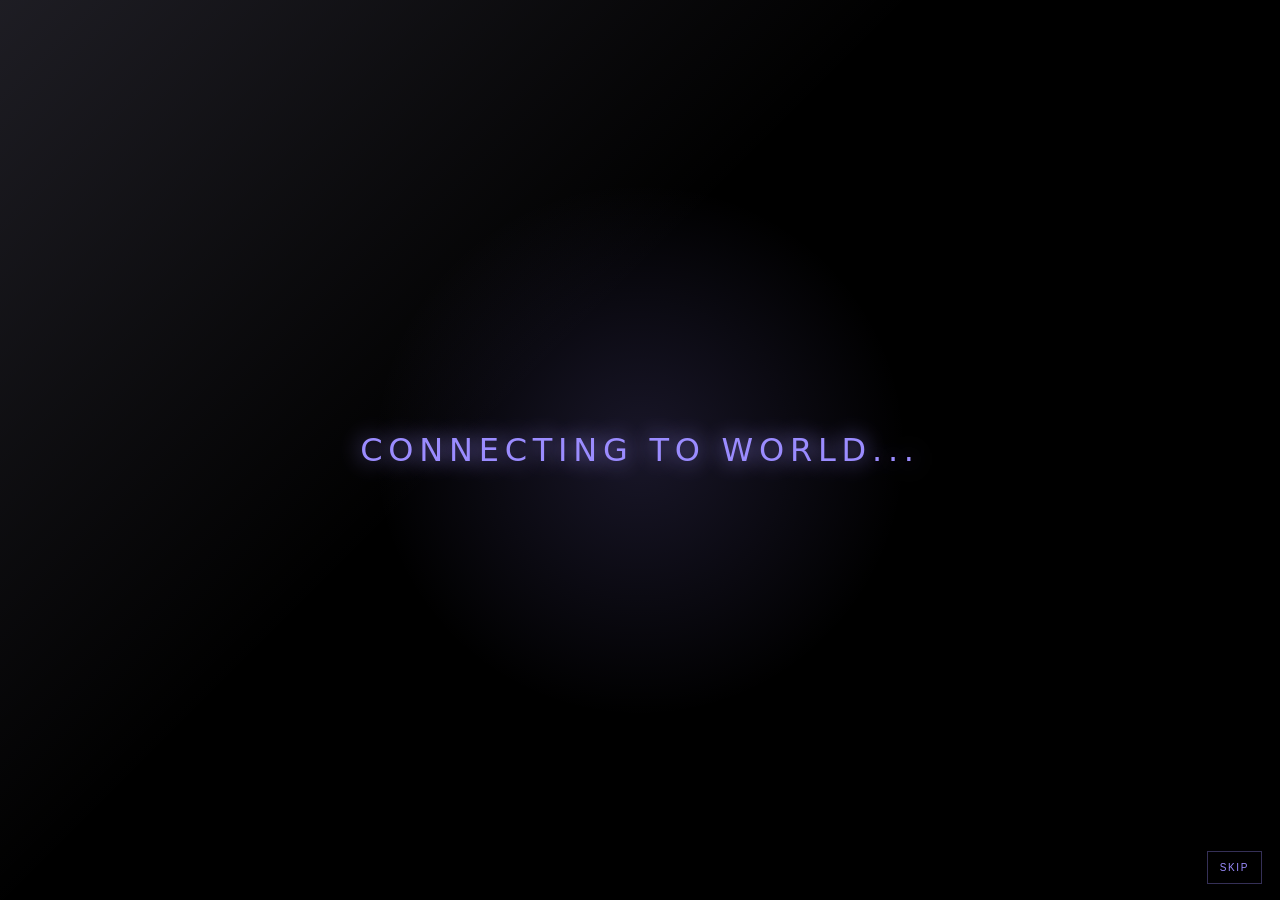
<file: index.html>
<!doctype html>
<html lang="ko">
<head>
  <meta charset="utf-8" />
  <meta name="viewport" content="width=device-width, initial-scale=1, viewport-fit=cover" />
  <title>RUST ARK // ENTRY INTRO</title>
  <link rel="stylesheet" href="css/intro.css" />
</head>
<body>
  <main class="ra-intro" aria-label="RUST ARK character entry intro">
    <div class="ra-scan" aria-hidden="true"></div>
    <div class="ra-noise" aria-hidden="true"></div>

    <div class="ra-particles" aria-hidden="true">
      <i></i><i></i><i></i><i></i>
      <i></i><i></i><i></i><i></i>
    </div>

    <section class="ra-terminal" aria-label="Access terminal">
      <p class="ra-kicker">RUST ARK / ACCESS TERMINAL</p>
      <div class="ra-loading">
        <span data-intro-loading>LOADING BIO ARCHIVE</span>
        <i></i>
      </div>
      <div class="ra-log">
        <p data-intro-log-1>VERIFYING IMAGE FILE : 01</p>
        <p data-intro-log-2>SCANNING SIGNATURE</p>
        <p data-intro-log-3>RESTORING DOSSIER</p>
        <p data-intro-log-4>OPENING WORLD ACCESS GATE</p>
      </div>
      <h1 class="ra-granted">ACCESS GRANTED</h1>
    </section>

    <section class="ra-board" aria-label="Character intro board">
      <div class="ra-portrait-board">
        <div class="ra-portrait-card">
          <div class="ra-portrait" data-intro-image></div>
          <div class="ra-veins" aria-hidden="true"></div>
        </div>
      </div>

      <div class="ra-board-info">
        <small data-intro-eyebrow>CHARACTER FILE / WORLD ENTRY</small>
        <h2 data-intro-name>UNKNOWN</h2>

        <div class="ra-code">
          <p><b>SPECIES</b><span data-intro-species>UNKNOWN</span></p>
          <p><b>ROLE</b><span data-intro-role>UNKNOWN</span></p>
          <p><b>STATUS</b><span data-intro-status>VERIFIED</span></p>
          <p><b>THREAT</b><span data-intro-threat>TACTICAL VARIABLE</span></p>
        </div>

        <p class="ra-desc" data-intro-desc>data.js에서 캐릭터 데이터를 불러오는 중.</p>

        <div class="ra-stats">
          <div class="ra-stat" data-stat="tactic" style="--w:70%"><span>TACTIC</span><i></i><b data-intro-stat-1>70</b></div>
          <div class="ra-stat" data-stat="affinity" style="--w:60%"><span>AFFINITY</span><i></i><b data-intro-stat-2>60</b></div>
          <div class="ra-stat" data-stat="control" style="--w:65%"><span>CONTROL</span><i></i><b data-intro-stat-3>65</b></div>
        </div>

        <p class="ra-quote" data-intro-quote>“WORLD ARCHIVE READY.”</p>
      </div>
    </section>

    <div class="ra-exit" aria-hidden="true"><span>CONNECTING TO WORLD...</span></div>
    <button class="ra-skip" type="button" data-intro-skip>SKIP</button>
  </main>

  <!-- 실프로젝트에서는 기존 js/data.js를 그대로 두고, intro.js보다 먼저 로드하면 됨 -->
  <script src="js/data.js"></script>
  <script src="js/intro.js"></script>
</body>
</html>
</file>
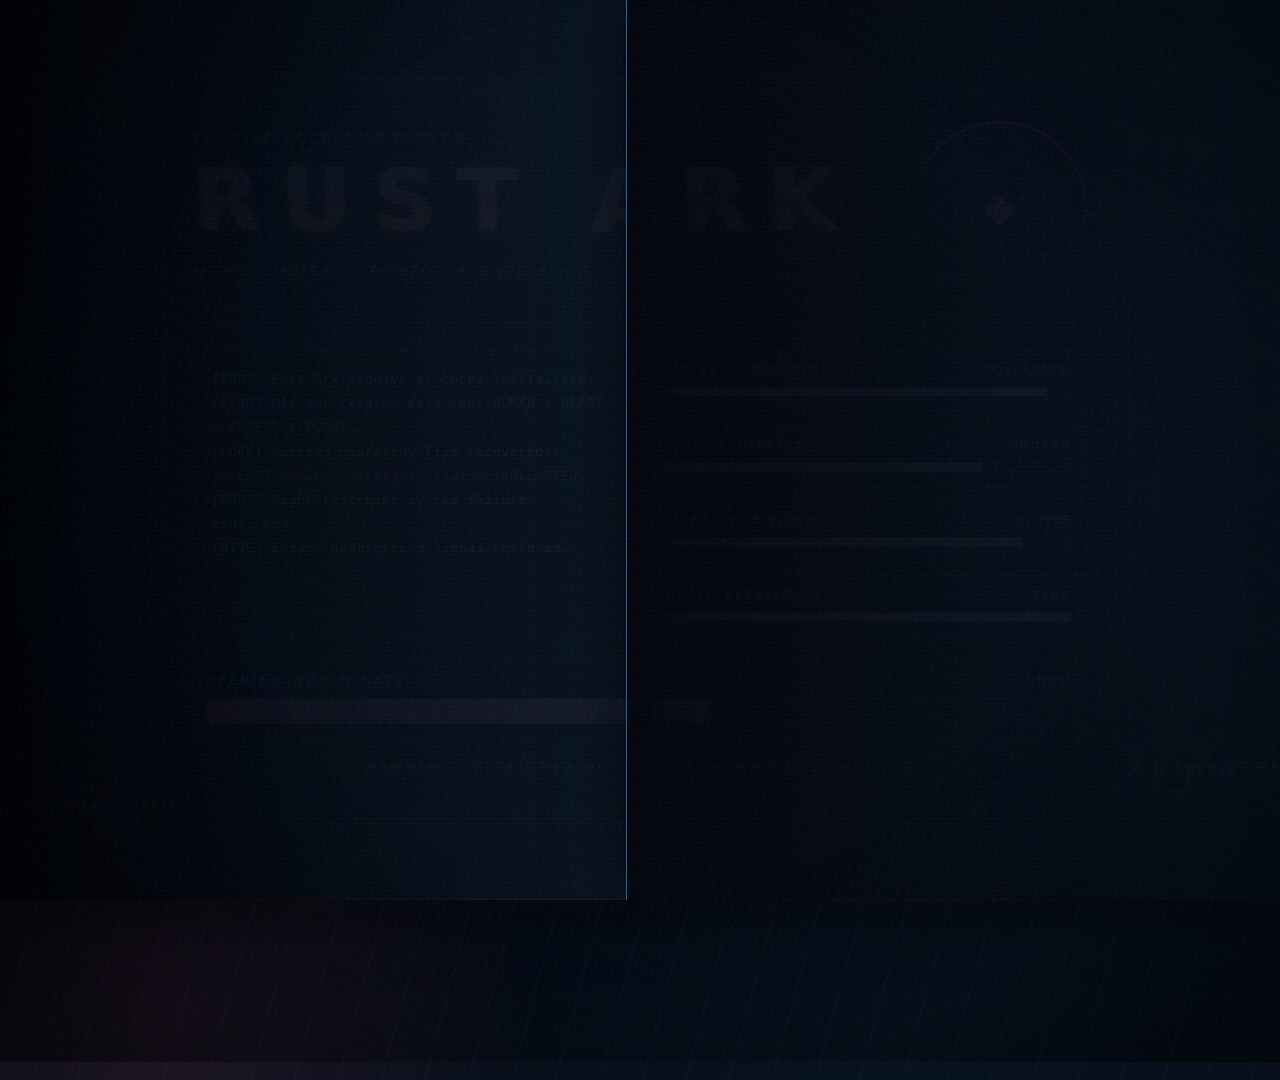
<file: index_bak.html>
<!DOCTYPE html>
<html lang="ko">
<head>
<meta charset="UTF-8" />
<meta name="viewport" content="width=device-width, initial-scale=1.0" />
<title>RUST ARK | Cinematic Boot</title>
<link rel="icon" type="image/png" href="assets/images/common/favicon.png" />
<style>
:root{
  --bg:#030712;
  --panel:#071321;
  --line:#36506b;
  --soft:rgba(145,180,220,.28);
  --text:#d9e9f8;
  --muted:#7f9ab6;
  --pink:#ff7fb2;
  --blue:#9fc9ff;
  --amber:#ffd18a;
  --green:#9bf2cf;
  --danger:#ff5f99;
  --black:#01040a;
}
*{box-sizing:border-box}
html,body{height:100%}
body{
  margin:0;
  overflow:hidden;
  background:
    radial-gradient(circle at 50% 50%, rgba(159,201,255,.08), transparent 32%),
    radial-gradient(circle at 12% 14%, rgba(255,127,178,.10), transparent 28%),
    radial-gradient(circle at 88% 86%, rgba(155,242,207,.08), transparent 32%),
    linear-gradient(145deg,#02050d,#081321 44%,#02050d);
  color:var(--text);
  font-family:"Segoe UI","Pretendard","Apple SD Gothic Neo",system-ui,sans-serif;
  letter-spacing:.06em;
}
body:before{
  content:"";
  position:fixed;
  inset:0;
  background:
    repeating-linear-gradient(0deg, rgba(255,255,255,.035) 0 1px, transparent 1px 4px),
    linear-gradient(90deg, transparent, rgba(159,201,255,.045), transparent);
  mix-blend-mode:screen;
  opacity:.32;
  pointer-events:none;
  z-index:30;
}
body:after{
  content:"";
  position:fixed;
  inset:-18%;
  background:
    radial-gradient(circle at 50% 50%, transparent 0 42%, rgba(0,0,0,.5) 78%),
    repeating-linear-gradient(115deg, rgba(255,255,255,.018) 0 1px, transparent 1px 9px);
  animation:driftNoise 11s linear infinite;
  pointer-events:none;
  z-index:31;
}
@keyframes driftNoise{
  0%{transform:translate3d(0,0,0) rotate(0deg)}
  100%{transform:translate3d(-3%,2%,0) rotate(.45deg)}
}

.intro{
  position:relative;
  min-height:100vh;
  display:grid;
  place-items:center;
  isolation:isolate;
}
.skyline{
  position:absolute;
  left:0;
  right:0;
  bottom:0;
  height:32vh;
  z-index:2;
  opacity:.8;
  background:
    linear-gradient(to top, rgba(0,0,0,.82), transparent 74%);
  pointer-events:none;
}
.skyline:before{
  content:"";
  position:absolute;
  left:-4%;
  right:-4%;
  bottom:0;
  height:88%;
  background:
    linear-gradient(to top, #01040a 0 38%, transparent 38%),
    linear-gradient(90deg,
      transparent 0 4%,
      #020814 4% 8%,
      transparent 8% 12%,
      #020814 12% 17%,
      transparent 17% 22%,
      #020814 22% 27%,
      transparent 27% 32%,
      #020814 32% 41%,
      transparent 41% 46%,
      #020814 46% 53%,
      transparent 53% 58%,
      #020814 58% 66%,
      transparent 66% 70%,
      #020814 70% 76%,
      transparent 76% 82%,
      #020814 82% 87%,
      transparent 87% 93%,
      #020814 93% 100%
    );
  filter:drop-shadow(0 -16px 24px rgba(255,127,178,.08));
}
.skyline:after{
  content:"";
  position:absolute;
  inset:auto 0 0;
  height:2px;
  background:linear-gradient(90deg, transparent, rgba(255,127,178,.7), rgba(159,201,255,.7), transparent);
  box-shadow:0 0 24px rgba(159,201,255,.35);
  animation:horizonPulse 2.4s ease-in-out infinite;
}
@keyframes horizonPulse{
  0%,100%{opacity:.45}
  50%{opacity:1}
}

.rain{
  position:absolute;
  inset:-20%;
  pointer-events:none;
  z-index:4;
  background:
    repeating-linear-gradient(105deg, transparent 0 16px, rgba(159,201,255,.12) 17px 18px, transparent 19px 42px);
  opacity:.17;
  animation:rainFall 1.4s linear infinite;
}
@keyframes rainFall{
  to{transform:translate3d(-60px,95px,0)}
}

.hexfield{
  position:absolute;
  inset:0;
  z-index:1;
  opacity:.22;
  background-image:
    linear-gradient(30deg, rgba(159,201,255,.18) 12%, transparent 12.5%, transparent 87%, rgba(159,201,255,.18) 87.5%, rgba(159,201,255,.18)),
    linear-gradient(150deg, rgba(159,201,255,.18) 12%, transparent 12.5%, transparent 87%, rgba(159,201,255,.18) 87.5%, rgba(159,201,255,.18)),
    linear-gradient(30deg, rgba(159,201,255,.18) 12%, transparent 12.5%, transparent 87%, rgba(159,201,255,.18) 87.5%, rgba(159,201,255,.18)),
    linear-gradient(150deg, rgba(159,201,255,.18) 12%, transparent 12.5%, transparent 87%, rgba(159,201,255,.18) 87.5%, rgba(159,201,255,.18));
  background-size:80px 140px;
  background-position:0 0,0 0,40px 70px,40px 70px;
  animation:hexMove 16s linear infinite;
}
@keyframes hexMove{
  to{background-position:80px 140px,80px 140px,120px 210px,120px 210px}
}

.gate{
  position:absolute;
  inset:0;
  z-index:24;
  pointer-events:none;
}
.gate:before,.gate:after{
  content:"";
  position:absolute;
  top:0;
  width:51%;
  height:100%;
  background:
    linear-gradient(90deg, rgba(1,4,10,.98), rgba(8,19,33,.95)),
    repeating-linear-gradient(0deg, rgba(159,201,255,.08) 0 1px, transparent 1px 9px);
  border-color:rgba(145,180,220,.28);
  box-shadow:0 0 60px rgba(0,0,0,.8);
}
.gate:before{
  left:0;
  border-right:1px solid rgba(255,127,178,.38);
}
.gate:after{
  right:0;
  border-left:1px solid rgba(159,201,255,.38);
}
.gate.open:before{
  animation:gateLeft 1.35s cubic-bezier(.74,0,.2,1) forwards;
}
.gate.open:after{
  animation:gateRight 1.35s cubic-bezier(.74,0,.2,1) forwards;
}
@keyframes gateLeft{
  to{transform:translateX(-103%) skewX(-3deg)}
}
@keyframes gateRight{
  to{transform:translateX(103%) skewX(3deg)}
}

.panel{
  position:relative;
  z-index:10;
  width:min(980px, calc(100% - 28px));
  border:1px solid var(--line);
  background:
    radial-gradient(circle at 50% 0%, rgba(159,201,255,.08), transparent 45%),
    linear-gradient(145deg, rgba(8,19,33,.92), rgba(3,7,15,.95));
  clip-path:polygon(4% 0,96% 0,100% 7%,100% 93%,96% 100%,4% 100%,0 93%,0 7%);
  box-shadow:
    0 0 70px rgba(0,0,0,.72),
    inset 0 0 80px rgba(159,201,255,.045);
  padding:42px;
  transform:translateY(18px) scale(.96);
  opacity:0;
  animation:panelIn .85s cubic-bezier(.2,.8,.2,1) .2s forwards;
}
.panel:before{
  content:"";
  position:absolute;
  inset:14px;
  border:1px solid var(--soft);
  clip-path:polygon(3% 0,97% 0,100% 6%,100% 94%,97% 100%,3% 100%,0 94%,0 6%);
  pointer-events:none;
}
.panel:after{
  content:"";
  position:absolute;
  left:0;
  right:0;
  top:-120%;
  height:80%;
  background:linear-gradient(to bottom, transparent, rgba(159,201,255,.13), transparent);
  animation:scanPanel 2.7s ease-in-out infinite;
  pointer-events:none;
}
@keyframes panelIn{
  to{opacity:1;transform:translateY(0) scale(1)}
}
@keyframes scanPanel{
  0%{transform:translateY(0)}
  100%{transform:translateY(330%)}
}

.top{
  display:grid;
  grid-template-columns:1fr 180px;
  gap:28px;
  align-items:center;
  border-bottom:1px solid var(--soft);
  padding-bottom:28px;
  position:relative;
  z-index:3;
}
.kicker{
  color:var(--muted);
  font-size:12px;
  letter-spacing:.36em;
  margin-bottom:12px;
}
.title{
  margin:0;
  color:var(--pink);
  font-size:clamp(42px,9vw,86px);
  letter-spacing:.26em;
  line-height:1;
  text-shadow:
    0 0 18px rgba(255,127,178,.38),
    2px 0 rgba(159,201,255,.38),
    -2px 0 rgba(255,209,138,.28);
  position:relative;
}
.title:before,.title:after{
  content:"RUST ARK";
  position:absolute;
  left:0;
  top:0;
  width:100%;
  overflow:hidden;
  opacity:.6;
  pointer-events:none;
}
.title:before{
  color:var(--blue);
  clip-path:inset(0 0 55% 0);
  transform:translateX(-2px);
  animation:glitchTop 2.8s infinite steps(2,end);
}
.title:after{
  color:var(--amber);
  clip-path:inset(58% 0 0 0);
  transform:translateX(2px);
  animation:glitchBottom 3.1s infinite steps(2,end);
}
@keyframes glitchTop{
  0%,90%,100%{transform:translate(0,0)}
  91%{transform:translate(-7px,-2px)}
  92%{transform:translate(4px,1px)}
  93%{transform:translate(-2px,0)}
}
@keyframes glitchBottom{
  0%,86%,100%{transform:translate(0,0)}
  87%{transform:translate(6px,2px)}
  88%{transform:translate(-5px,0)}
  89%{transform:translate(2px,1px)}
}
.sub{
  margin-top:16px;
  color:var(--muted);
  font-size:13px;
  letter-spacing:.34em;
  line-height:1.8;
}
.ring{
  width:174px;
  height:174px;
  border:1px solid var(--soft);
  border-radius:50%;
  position:relative;
  display:grid;
  place-items:center;
  color:var(--blue);
  justify-self:end;
}
.ring:before,
.ring:after{
  content:"";
  position:absolute;
  border-radius:50%;
}
.ring:before{
  inset:18px;
  border:1px dashed rgba(159,201,255,.42);
  animation:spin 5.8s linear infinite reverse;
}
.ring:after{
  inset:0;
  border-top:3px solid var(--pink);
  border-right:1px solid rgba(255,127,178,.55);
  animation:spin 1.1s linear infinite;
}
.ring .inner{
  width:92px;
  height:92px;
  border:1px solid rgba(255,127,178,.42);
  border-radius:50%;
  display:grid;
  place-items:center;
  position:relative;
}
.ring .inner:before{
  content:"";
  position:absolute;
  inset:16px;
  border:1px solid rgba(155,242,207,.32);
  transform:rotate(45deg);
}
.ring b{
  font-size:40px;
  color:var(--pink);
  text-shadow:0 0 18px rgba(255,127,178,.5);
}
@keyframes spin{to{transform:rotate(360deg)}}

.status-grid{
  position:relative;
  z-index:3;
  display:grid;
  grid-template-columns:1fr 1fr;
  gap:18px;
  margin-top:26px;
}
.terminal{
  min-height:238px;
  border:1px solid var(--soft);
  background:rgba(0,0,0,.24);
  padding:18px;
  color:#b8cce0;
  font-family:ui-monospace,SFMono-Regular,Menlo,Consolas,monospace;
  font-size:13px;
  line-height:1.86;
  letter-spacing:.055em;
  overflow:hidden;
  position:relative;
}
.terminal:before{
  content:"";
  position:absolute;
  inset:0;
  background:linear-gradient(transparent 0 92%, rgba(159,201,255,.07) 93%);
  background-size:100% 22px;
  opacity:.55;
  pointer-events:none;
}
.terminal div{
  position:relative;
  opacity:0;
  transform:translateY(5px);
  animation:logIn .24s ease forwards;
}
.terminal .danger{color:var(--danger)}
.terminal .ok{color:var(--green)}
.terminal .warn{color:var(--amber)}
@keyframes logIn{
  to{opacity:1;transform:translateY(0)}
}
.metrics{
  display:grid;
  gap:12px;
}
.metric{
  border:1px solid var(--soft);
  background:rgba(159,201,255,.035);
  padding:14px;
}
.metric-top{
  display:flex;
  justify-content:space-between;
  gap:14px;
  color:var(--blue);
  font-size:11px;
  letter-spacing:.24em;
  margin-bottom:10px;
}
.mini-track{
  height:10px;
  border:1px solid var(--line);
  background:#030712;
  overflow:hidden;
}
.mini-track span{
  display:block;
  height:100%;
  width:0;
  background:linear-gradient(90deg,var(--pink),var(--blue));
  box-shadow:0 0 14px rgba(159,201,255,.3);
}
.metric:nth-child(1) .mini-track span{animation:miniLoad 2.3s ease forwards .45s}
.metric:nth-child(2) .mini-track span{animation:miniLoad2 2.6s ease forwards .65s}
.metric:nth-child(3) .mini-track span{animation:miniLoad3 2.9s ease forwards .85s}
.metric:nth-child(4) .mini-track span{animation:miniLoad4 3.2s ease forwards 1.05s}
@keyframes miniLoad{to{width:94%}}
@keyframes miniLoad2{to{width:78%}}
@keyframes miniLoad3{to{width:88%}}
@keyframes miniLoad4{to{width:100%}}

.load-wrap{
  position:relative;
  z-index:3;
  margin-top:24px;
  border:1px solid var(--soft);
  padding:12px;
  background:rgba(0,0,0,.18);
}
.load-top{
  display:flex;
  justify-content:space-between;
  color:var(--blue);
  font-size:12px;
  letter-spacing:.28em;
  margin-bottom:10px;
}
.track{
  height:26px;
  border:1px solid var(--line);
  background:#030712;
  overflow:hidden;
  position:relative;
}
.bar{
  height:100%;
  width:0;
  background:
    repeating-linear-gradient(90deg,var(--pink) 0 18px,rgba(255,127,178,.45) 18px 22px,transparent 22px 26px),
    linear-gradient(90deg,var(--pink),var(--blue));
  box-shadow:0 0 20px rgba(255,127,178,.45);
  transition:width .18s steps(3,end);
}
.track:after{
  content:"";
  position:absolute;
  inset:0;
  background:linear-gradient(90deg,transparent,rgba(255,255,255,.28),transparent);
  transform:translateX(-110%);
  animation:sweep 1.05s linear infinite;
}
@keyframes sweep{to{transform:translateX(110%)}}

.status{
  position:relative;
  z-index:3;
  margin-top:22px;
  text-align:center;
  color:var(--muted);
  letter-spacing:.32em;
  font-size:13px;
  min-height:22px;
}
.warning-strip{
  position:absolute;
  left:-10%;
  right:-10%;
  bottom:10vh;
  z-index:5;
  height:44px;
  border-top:1px solid rgba(255,127,178,.38);
  border-bottom:1px solid rgba(255,127,178,.38);
  background:
    repeating-linear-gradient(115deg, rgba(255,127,178,.20) 0 16px, transparent 16px 30px),
    rgba(3,7,15,.78);
  color:#ffd8e7;
  display:flex;
  align-items:center;
  white-space:nowrap;
  overflow:hidden;
  transform:rotate(-2deg);
  box-shadow:0 0 22px rgba(255,127,178,.16);
}
.warning-strip span{
  display:inline-block;
  padding-right:36px;
  animation:marquee 16s linear infinite;
  font-size:12px;
  letter-spacing:.28em;
}
@keyframes marquee{
  to{transform:translateX(-50%)}
}

.symbols{
  position:absolute;
  inset:0;
  pointer-events:none;
  z-index:3;
}
.symbols span{
  position:absolute;
  color:rgba(159,201,255,.22);
  font-family:ui-monospace,SFMono-Regular,Menlo,Consolas,monospace;
  font-size:12px;
  animation:floatData 8s ease-in-out infinite;
}
.symbols span:nth-child(1){left:8%;top:16%;animation-delay:.2s}
.symbols span:nth-child(2){left:78%;top:16%;animation-delay:.8s}
.symbols span:nth-child(3){left:12%;top:70%;animation-delay:1.4s}
.symbols span:nth-child(4){left:76%;top:76%;animation-delay:2s}
.symbols span:nth-child(5){left:47%;top:10%;animation-delay:2.6s}
.symbols span:nth-child(6){left:44%;top:84%;animation-delay:3.2s}
@keyframes floatData{
  0%,100%{transform:translateY(0);opacity:.18}
  50%{transform:translateY(-18px);opacity:.58}
}

.flash{
  position:fixed;
  inset:0;
  background:rgba(255,127,178,0);
  pointer-events:none;
  z-index:40;
}
.flash.active{
  animation:flash .9s ease forwards;
}
@keyframes flash{
  0%{background:rgba(159,201,255,0)}
  28%{background:rgba(159,201,255,.20)}
  52%{background:rgba(255,127,178,.12)}
  100%{background:rgba(255,127,178,0)}
}

.transfer{
  position:fixed;
  inset:0;
  z-index:50;
  pointer-events:none;
  opacity:0;
  background:
    radial-gradient(circle at 50% 50%, rgba(255,127,178,.22), transparent 22%),
    linear-gradient(90deg, rgba(1,4,10,1), transparent 38%, transparent 62%, rgba(1,4,10,1));
}
.transfer.active{
  animation:transferIn 1.05s ease forwards;
}
@keyframes transferIn{
  0%{opacity:0;clip-path:circle(0% at 50% 50%)}
  55%{opacity:1;clip-path:circle(42% at 50% 50%)}
  100%{opacity:1;clip-path:circle(120% at 50% 50%)}
}

@media(max-width:760px){
  .panel{padding:30px 22px}
  .top{grid-template-columns:1fr}
  .ring{justify-self:start;width:126px;height:126px}
  .status-grid{grid-template-columns:1fr}
  .title{letter-spacing:.16em}
  .sub{letter-spacing:.2em}
}
@media (prefers-reduced-motion: reduce){
  *,*:before,*:after{animation-duration:.01ms !important;animation-iteration-count:1 !important;scroll-behavior:auto !important}
}
</style>
</head>
<body>
<div class="intro">
  <div class="hexfield"></div>
  <div class="rain"></div>
  <div class="symbols">
    <span>PLANT::ROOT_LOCK_BROKEN</span>
    <span>INSECT::HIVE_SIGNAL_RESTORED</span>
    <span>BEAST::LANGUAGE_RETURNED</span>
    <span>HUMAN::SOVEREIGNTY_COLLAPSED</span>
    <span>2089 / OLD WAR CYCLE</span>
    <span>ARCHIVE ACCESS / RUST ARK</span>
  </div>

  <main class="panel">
    <section class="top">
      <div>
        <div class="kicker">ARCHIVE ACCESS SEQUENCE</div>
        <h1 class="title">RUST ARK</h1>
        <div class="sub">WORLD INDEX // DYSTOPIA GATE BOOT</div>
      </div>
      <div class="ring">
        <div class="inner"><b>◆</b></div>
      </div>
    </section>

    <section class="status-grid">
      <div class="terminal" id="log"></div>

      <div class="metrics">
        <div class="metric">
          <div class="metric-top"><span>HUMAN SOVEREIGNTY</span><span>COLLAPSED</span></div>
          <div class="mini-track"><span></span></div>
        </div>
        <div class="metric">
          <div class="metric-top"><span>PLANT RESTRAINT</span><span>BROKEN</span></div>
          <div class="mini-track"><span></span></div>
        </div>
        <div class="metric">
          <div class="metric-top"><span>INSECT HIVE SIGNAL</span><span>ACTIVE</span></div>
          <div class="mini-track"><span></span></div>
        </div>
        <div class="metric">
          <div class="metric-top"><span>WORLD ARCHIVE</span><span>SYNC</span></div>
          <div class="mini-track"><span></span></div>
        </div>
      </div>
    </section>

    <section class="load-wrap">
      <div class="load-top">
        <span>OPENING WORLD GATE</span>
        <span id="percent">000%</span>
      </div>
      <div class="track"><div class="bar" id="bar"></div></div>
    </section>

    <div class="status" id="status">INITIALIZING...</div>
  </main>

  <div class="warning-strip">
    <span>WARNING // SPECIES WAR CYCLE RESTARTED // HUMAN ORDER FAILURE // CITY GRID LOST // ARCHIVE TRANSFER IN PROGRESS // </span>
    <span>WARNING // SPECIES WAR CYCLE RESTARTED // HUMAN ORDER FAILURE // CITY GRID LOST // ARCHIVE TRANSFER IN PROGRESS // </span>
  </div>

  <div class="skyline"></div>
  <div class="gate" id="gate"></div>
  <div class="flash" id="flash"></div>
  <div class="transfer" id="transfer"></div>
</div>

<script>
const TRANSFER_TARGET = "world.html";

const logs = [
  { text:"[BOOT] Rust Ark archive protocol initialized.", type:"ok" },
  { text:"[SCAN] Old war records detected: HUMAN / BEAST / INSECT / PLANT.", type:"" },
  { text:"[LOCK] Species hierarchy file recovered.", type:"warn" },
  { text:"[ALERT] Human sovereignty status: COLLAPSED.", type:"danger" },
  { text:"[ROOT] Plant restraint system failure confirmed.", type:"ok" },
  { text:"[HIVE] Insect underground signal restored.", type:"ok" },
  { text:"[BEAST] Language and bipedal form recovery detected.", type:"ok" },
  { text:"[CITY] Metropolitan grid: RUINED / OCCUPIED / CONTESTED.", type:"warn" },
  { text:"[SYNC] Character archive count: 011.", type:"" },
  { text:"[GATE] Opening world index.", type:"danger" }
];

const logBox = document.getElementById("log");
const bar = document.getElementById("bar");
const percent = document.getElementById("percent");
const statusEl = document.getElementById("status");
const flash = document.getElementById("flash");
const gate = document.getElementById("gate");
const transfer = document.getElementById("transfer");

let value = 0;
let logIndex = 0;

function addLog(){
  if(logIndex >= logs.length) return;
  const entry = logs[logIndex];
  const line = document.createElement("div");
  line.textContent = entry.text;
  if(entry.type) line.className = entry.type;
  logBox.appendChild(line);
  logBox.scrollTop = logBox.scrollHeight;
  logIndex++;
}

function setStatus(){
  if(value < 25) statusEl.textContent = "RECOVERING BROKEN RECORDS...";
  else if(value < 52) statusEl.textContent = "SYNCHRONIZING SPECIES WAR DATA...";
  else if(value < 78) statusEl.textContent = "WARNING: CITY GRID NO LONGER HUMAN-CONTROLLED";
  else if(value < 100) statusEl.textContent = "WORLD GATE OPENING...";
  else statusEl.textContent = "ACCESS GRANTED // ENTERING WORLD INDEX";
}

addLog();
setTimeout(addLog, 420);

const timer = setInterval(() => {
  const jump = Math.floor(Math.random() * 7) + 3;
  value = Math.min(100, value + jump);

  bar.style.width = value + "%";
  percent.textContent = String(value).padStart(3, "0") + "%";
  setStatus();

  if(value > logIndex * 10 && logIndex < logs.length) addLog();

  if(value >= 100) {
    clearInterval(timer);
    while(logIndex < logs.length) addLog();
    flash.classList.add("active");
    gate.classList.add("open");
    setTimeout(() => transfer.classList.add("active"), 840);
    setTimeout(() => { window.location.href = TRANSFER_TARGET; }, 1850);
  }
}, 150);
</script>
</body>
</html>
</file>
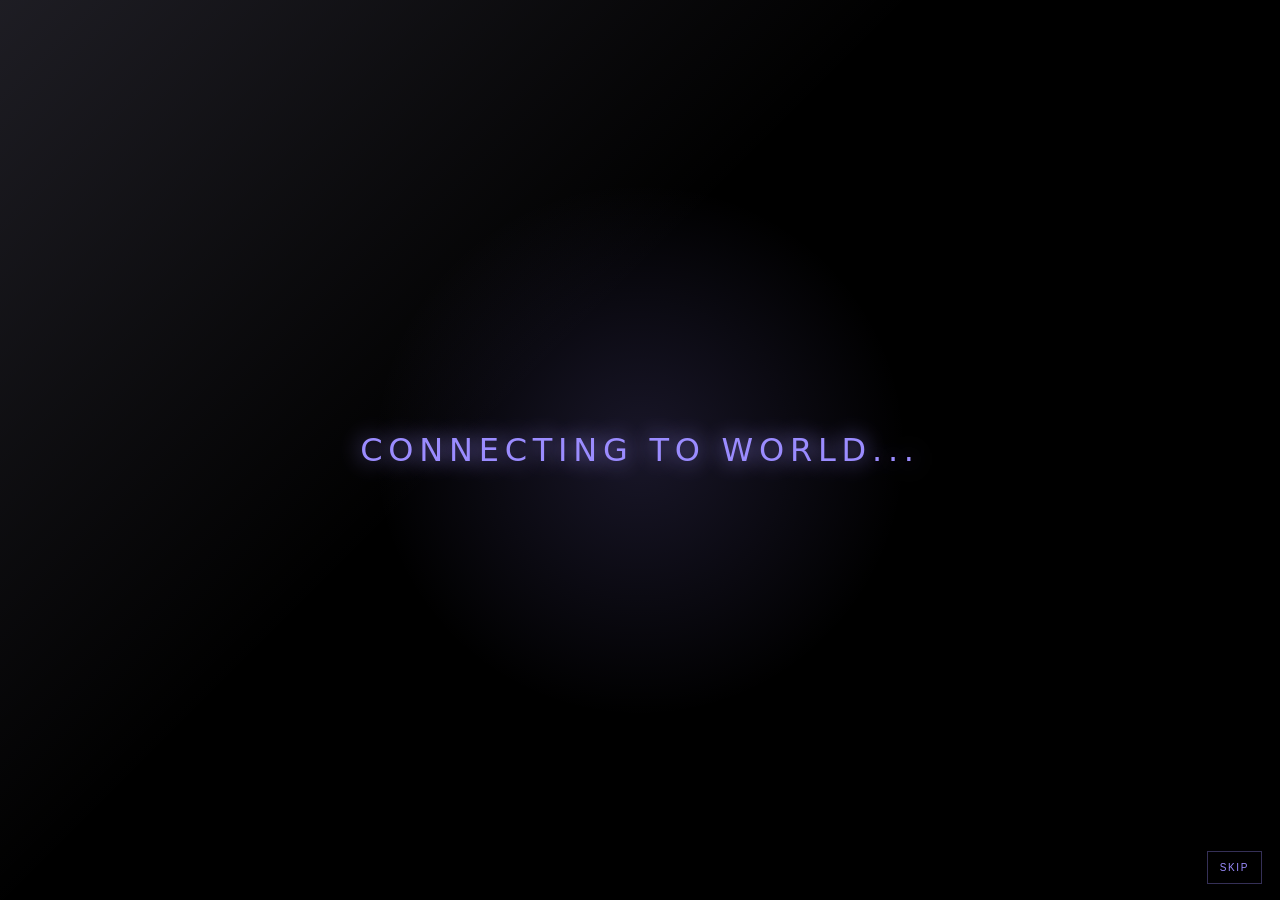
<file: index_bak2.html>
<!doctype html>
<html lang="ko">
<head>
  <meta charset="utf-8" />
  <meta name="viewport" content="width=device-width, initial-scale=1, viewport-fit=cover" />
  <title>RUST ARK // ENTRY INTRO</title>
  <link rel="stylesheet" href="css/intro.css" />
</head>
<body>
  <main class="ra-intro" aria-label="RUST ARK character entry intro">
    <div class="ra-scan" aria-hidden="true"></div>
    <div class="ra-noise" aria-hidden="true"></div>

    <div class="ra-particles" aria-hidden="true">
      <i></i><i></i><i></i><i></i>
      <i></i><i></i><i></i><i></i>
    </div>

    <section class="ra-terminal" aria-label="Access terminal">
      <p class="ra-kicker">RUST ARK / ACCESS TERMINAL</p>

      <div class="ra-loading">
        <span data-intro-loading>LOADING BIO ARCHIVE</span>
        <i></i>
      </div>

      <div class="ra-log">
        <p data-intro-log-1>VERIFYING IMAGE FILE : 01</p>
        <p data-intro-log-2>SCANNING SIGNATURE</p>
        <p data-intro-log-3>RESTORING DOSSIER</p>
        <p data-intro-log-4>OPENING WORLD ACCESS GATE</p>
      </div>

      <h1 class="ra-granted">ACCESS GRANTED</h1>
    </section>

    <section class="ra-board" aria-label="Character intro board">
      <div class="ra-portrait-board">
        <div class="ra-portrait-card">
          <div class="ra-portrait" data-intro-image></div>
          <div class="ra-veins" aria-hidden="true"></div>
        </div>
      </div>

      <div class="ra-board-info">
        <small data-intro-eyebrow>CHARACTER FILE / WORLD ENTRY</small>
        <h2 data-intro-name>HALE</h2>

        <div class="ra-code">
          <p><b>SPECIES</b><span data-intro-species>PLANT / HYDRANGEA</span></p>
          <p><b>ROLE</b><span data-intro-role>STRATEGIST</span></p>
          <p><b>STATUS</b><span data-intro-status>VERIFIED</span></p>
          <p><b>THREAT</b><span data-intro-threat>TACTICAL VARIABLE</span></p>
        </div>

        <p class="ra-desc" data-intro-desc>
          수국계 식목인 전략관. 감정적 복수보다 구조적 해방을 우선하며,
          폐허의 보급로와 전선 흐름을 기록한다.
        </p>

        <div class="ra-stats">
          <div class="ra-stat" data-stat="tactic" style="--w:88%"><span>TACTIC</span><i></i><b data-intro-stat-1>88</b></div>
          <div class="ra-stat" data-stat="affinity" style="--w:71%"><span>AFFINITY</span><i></i><b data-intro-stat-2>71</b></div>
          <div class="ra-stat" data-stat="control" style="--w:62%"><span>CONTROL</span><i></i><b data-intro-stat-3>62</b></div>
        </div>

        <p class="ra-quote" data-intro-quote>
          “허술한 계획은 전쟁보다 먼저 사람을 죽인다.”
        </p>
      </div>
    </section>

    <div class="ra-exit" aria-hidden="true">
      <span>CONNECTING TO WORLD...</span>
    </div>

    <button class="ra-skip" type="button" data-intro-skip>SKIP</button>
  </main>

  <!-- 실제 프로젝트에 js/data.js가 이미 있다면 intro.js보다 먼저 로드 -->
  <!-- <script src="js/data.js"></script> -->
  <script src="js/intro.js"></script>
</body>
</html>
</file>
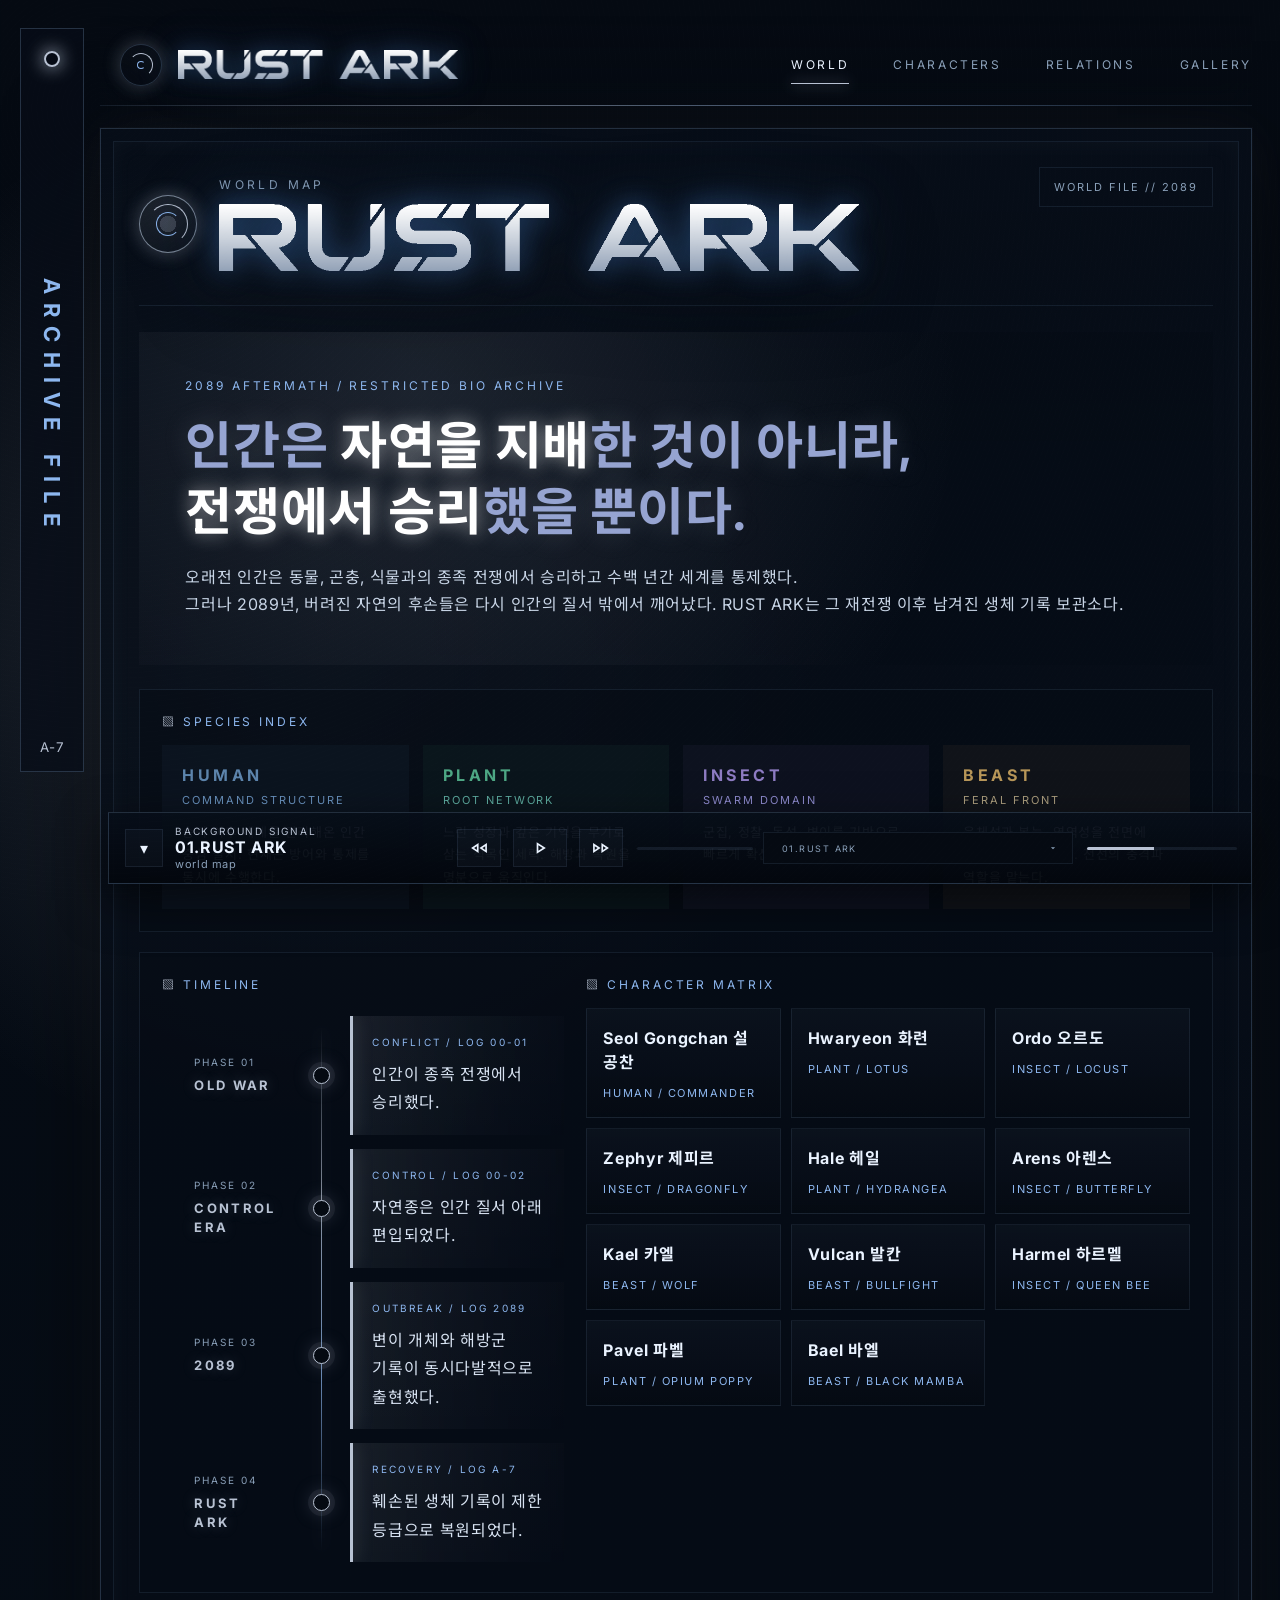
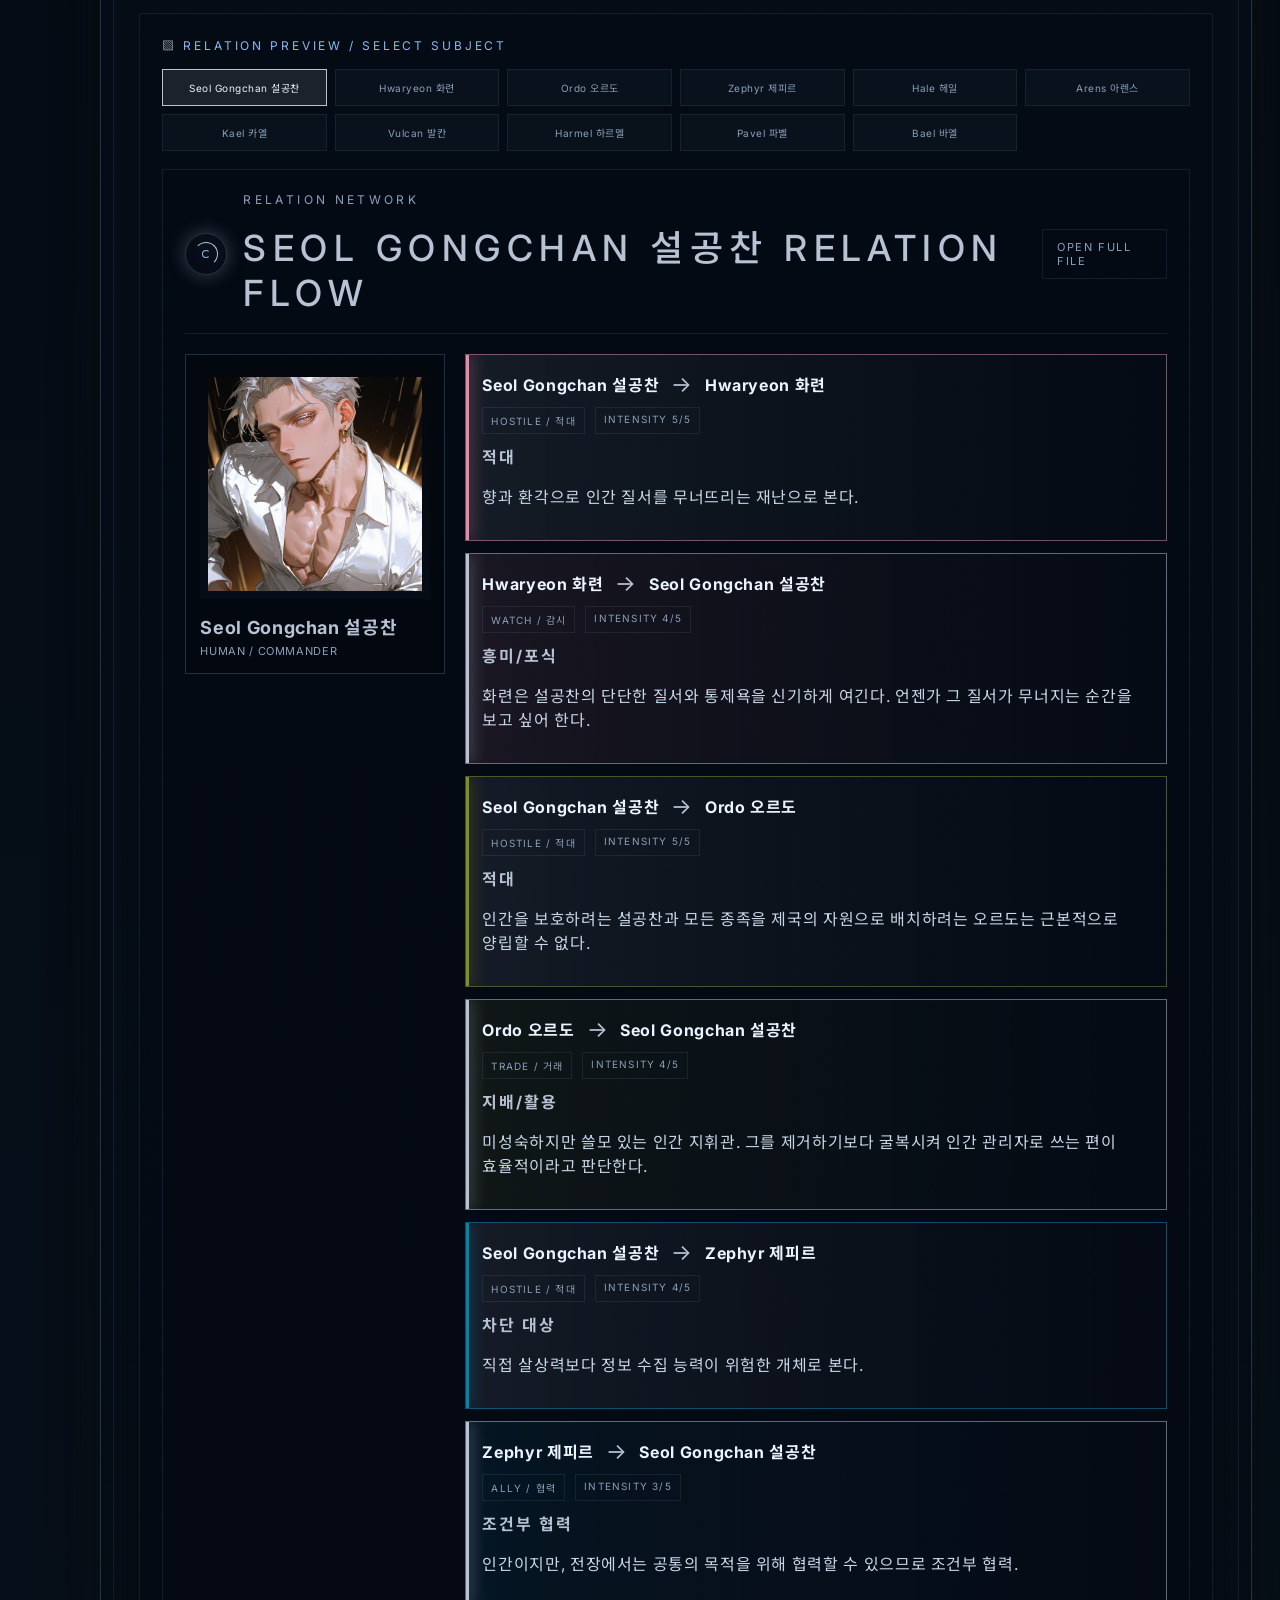
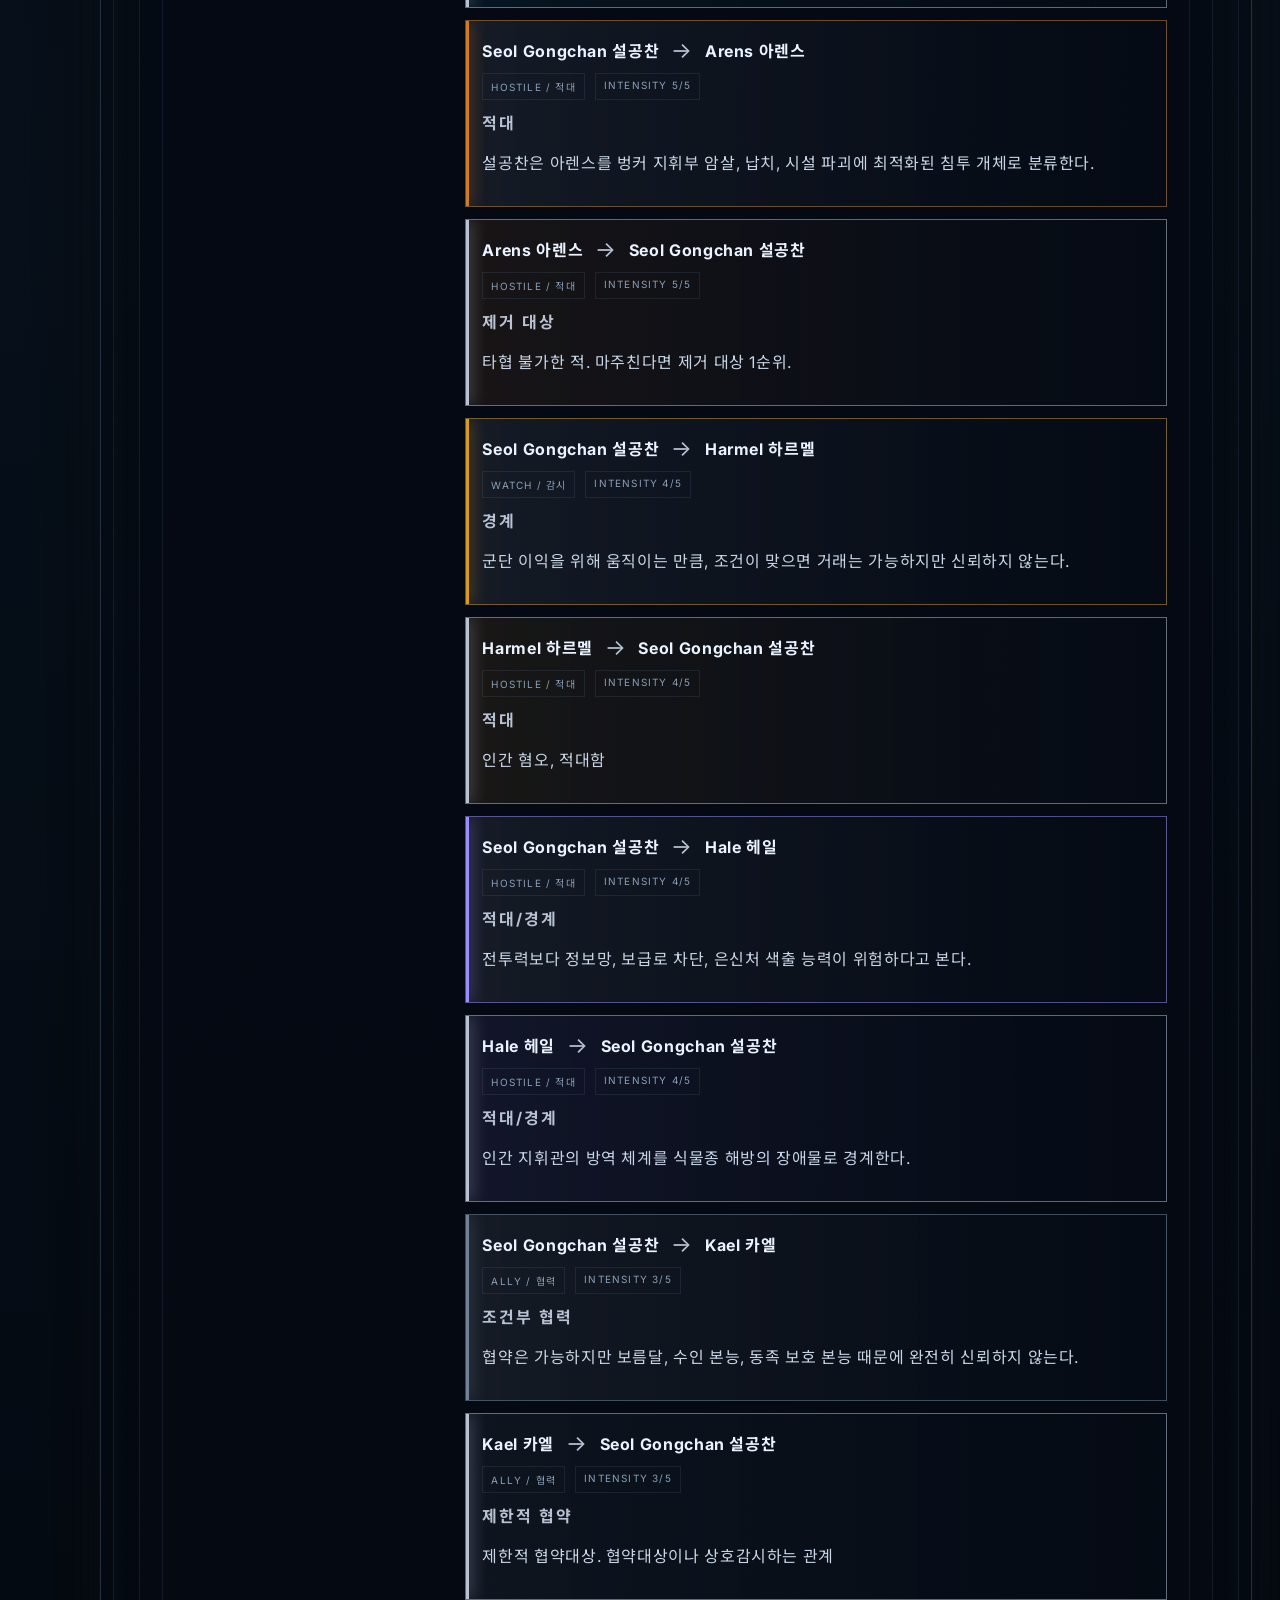
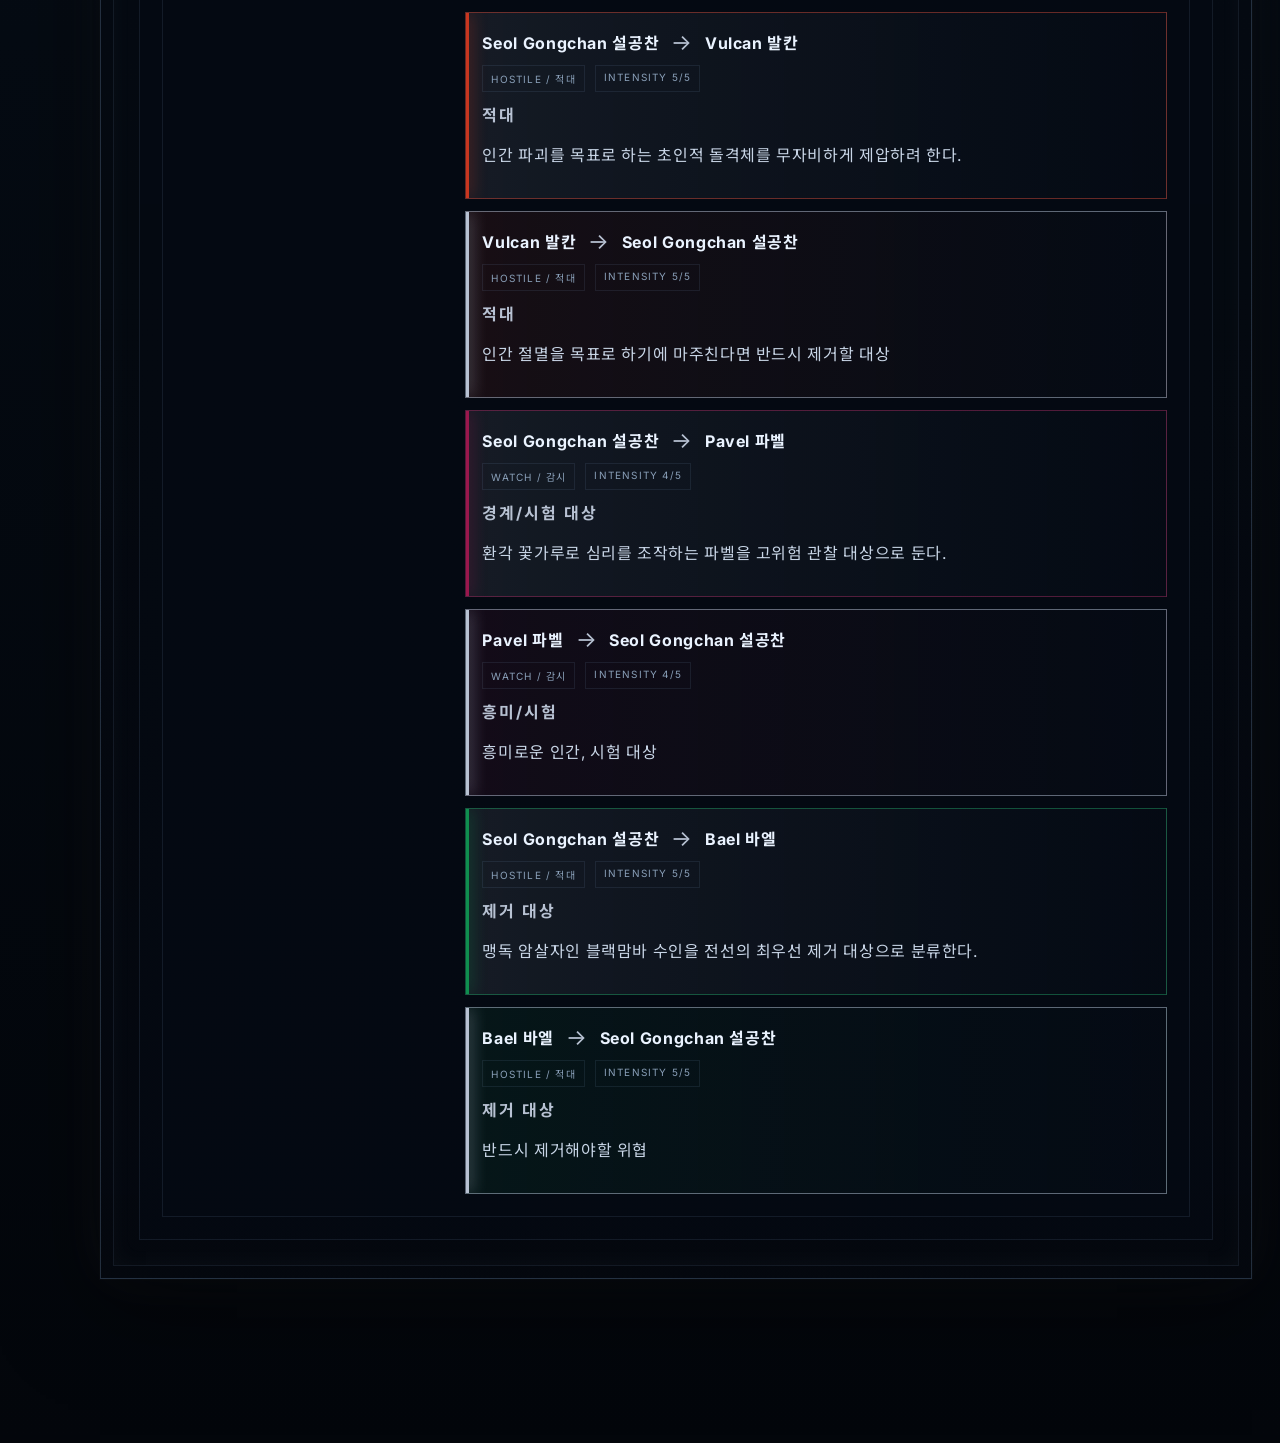
<file: world.html>
<!doctype html><html lang="ko"><head><meta charset="utf-8"><meta name="viewport" content="width=device-width,initial-scale=1"><title>RUST ARK · World</title><link rel="icon" type="image/png" href="assets/images/common/favicon.png"><link rel="stylesheet" href="css/style.css"></head><body><audio id="bgm" preload="auto"></audio><div class="grid-bg"></div><div class="noise"></div><div id="app" class="app"><aside class="rail"><span></span><b>ARCHIVE FILE</b><small>A-7</small></aside><header class="topbar"><a href="#world" class="brand brand-image"><i class="rotor"></i><img src="assets/images/common/rustark-top-logo_01.png" alt="RUST ARK"><span class="sr-only">RUST ARK ARCHIVE DATABASE</span></a><nav><a href="#world" data-nav="world">WORLD</a><a href="#characters" data-nav="characters">CHARACTERS</a><a href="#relations" data-nav="relations">RELATIONS</a><a href="#gallery" data-nav="gallery">GALLERY</a></nav></header><main id="view" class="view"></main><section class="music" id="musicDock"><button id="musicCollapse" class="music-collapse" type="button" aria-label="BGM player toggle" aria-expanded="true">▾</button><div class="music-info"><small>BACKGROUND SIGNAL</small><strong id="trackTitle"></strong><em id="trackMood"></em></div><button id="prev" aria-label="Previous Track"><svg xmlns="http://www.w3.org/2000/svg" viewBox="0 -960 960 960" width="20" height="20" fill="currentColor"><path d="M860-240 500-480l360-240v480Zm-400 0L100-480l360-240v480Zm-80-240Zm400 0Zm-400 90v-180l-136 90 136 90Zm400 0v-180l-136 90 136 90Z"/></svg></button><button id="play" aria-label="Play/Pause Track"><svg xmlns="http://www.w3.org/2000/svg" viewBox="0 -960 960 960" width="20" height="20" fill="currentColor"><path d="M320-200v-560l440 280-440 280Zm80-280Zm0 134 210-134-210-134v268Z"/></svg></button><button id="next" aria-label="Next Track"><svg xmlns="http://www.w3.org/2000/svg" viewBox="0 -960 960 960" width="20" height="20" fill="currentColor"><path d="M100-240v-480l360 240-360 240Zm400 0v-480l360 240-360 240ZM180-480Zm400 0Zm-400 90 136-90-136-90v180Zm400 0 136-90-136-90v180Z"/></svg></button><input id="bar" type="range" min="0" max="1000" value="0"><select id="tracks"></select><input id="vol" type="range" min="0" max="1" step=".01" value=".45"></section></div><script src="js/data.js"></script><script src="js/app.js"></script><script src="js/guard.js"></script></body></html>
</file>
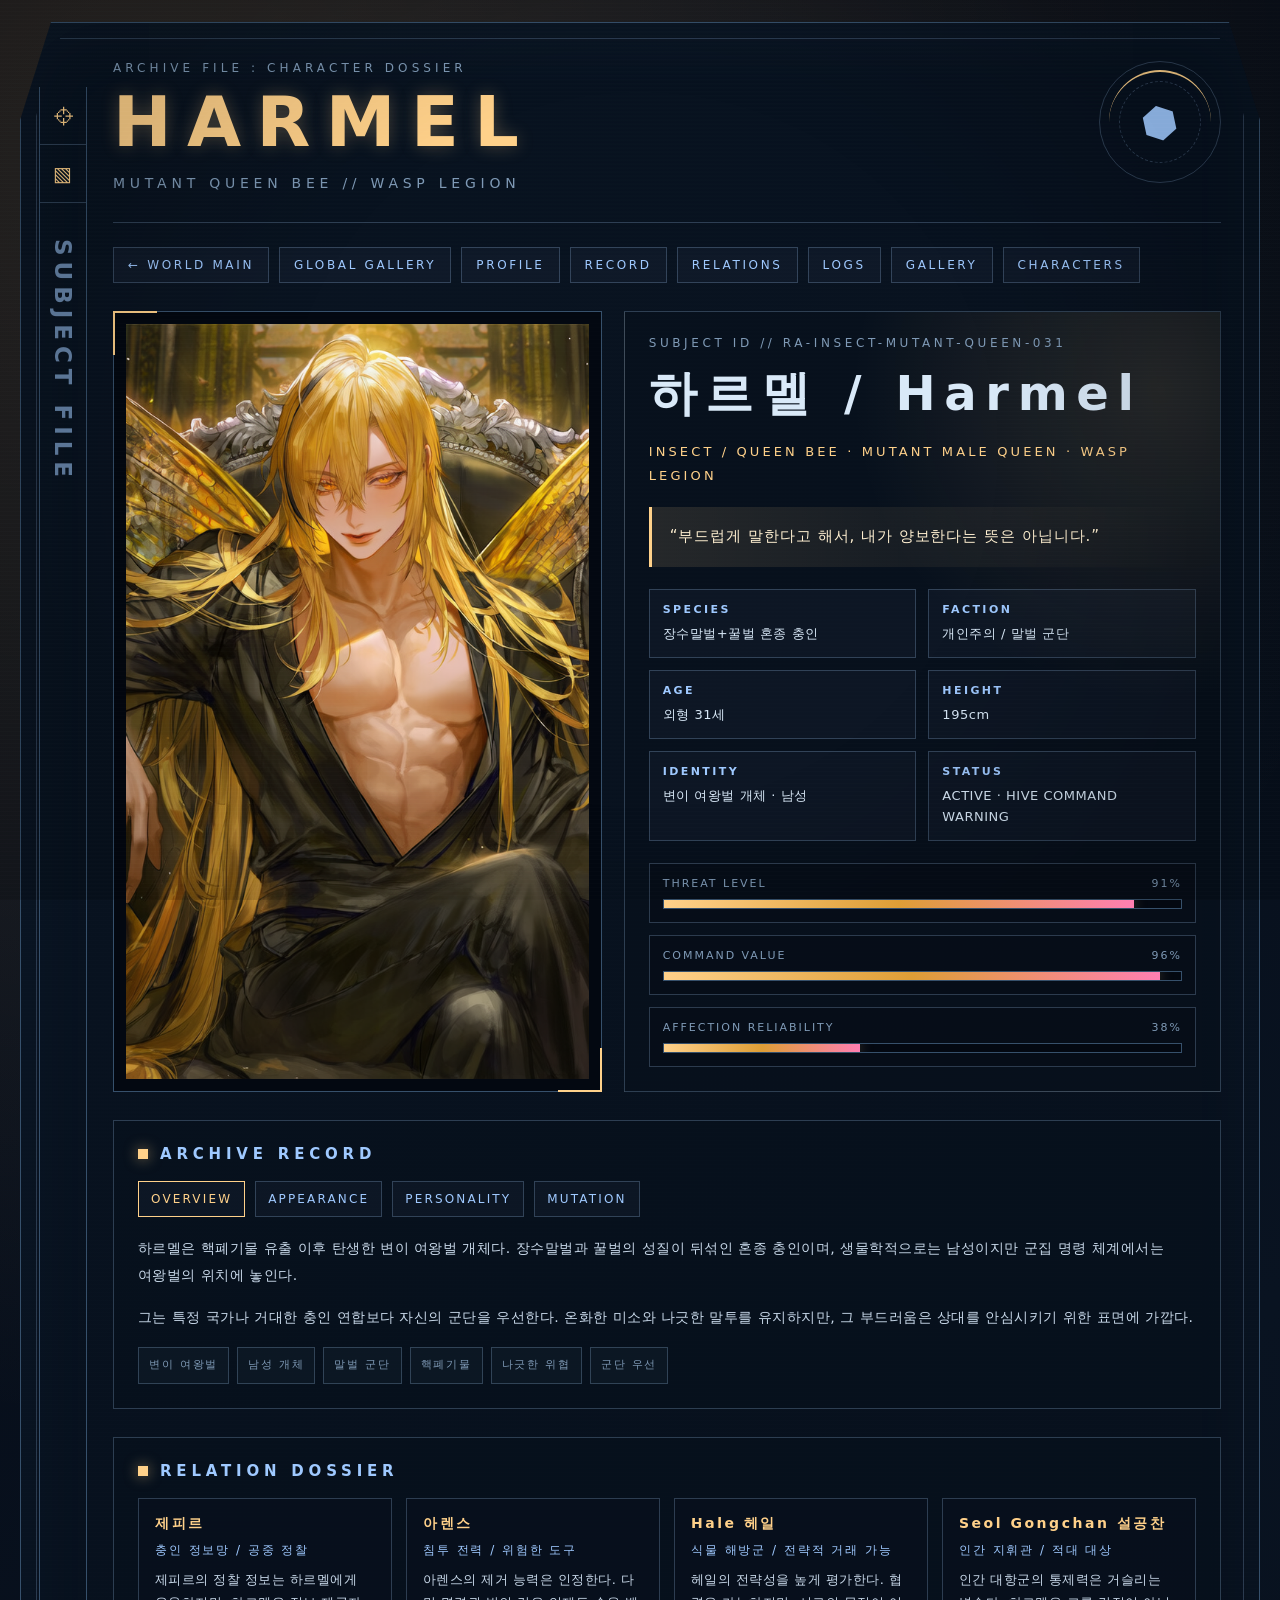
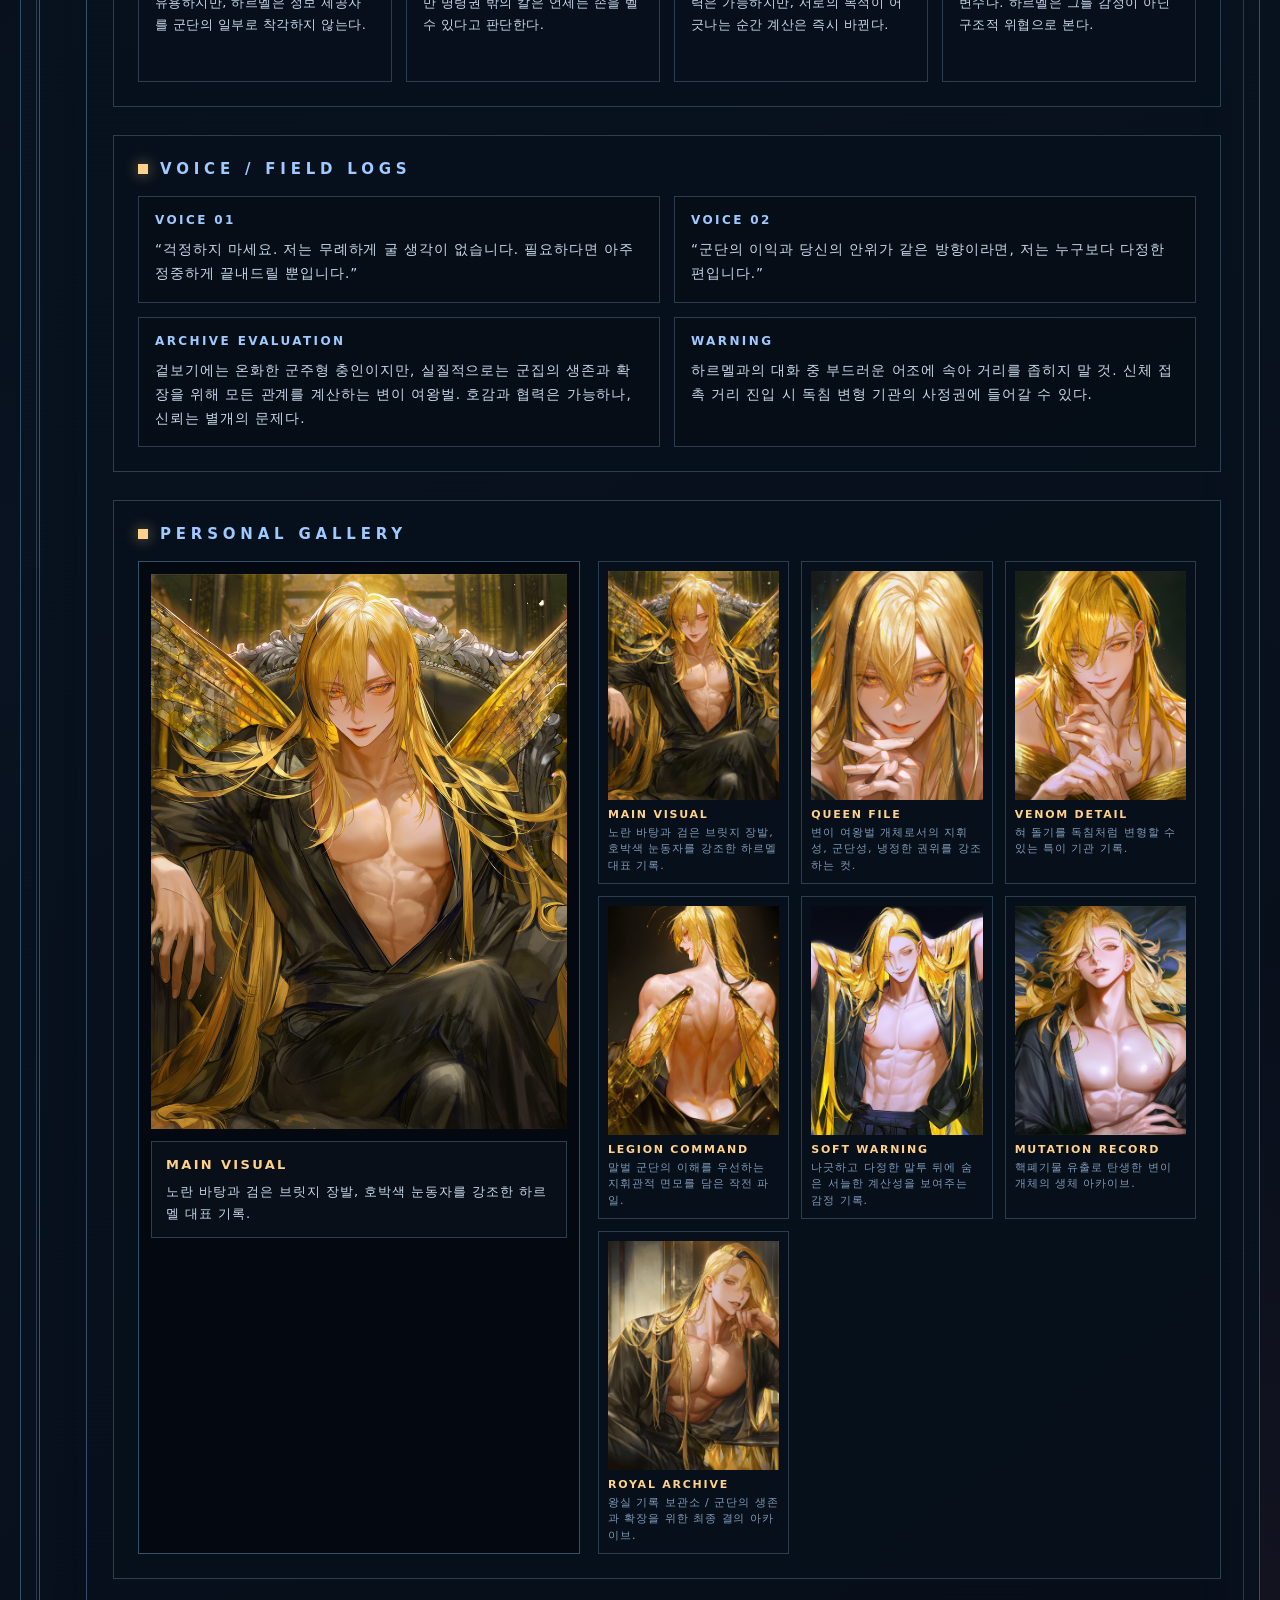
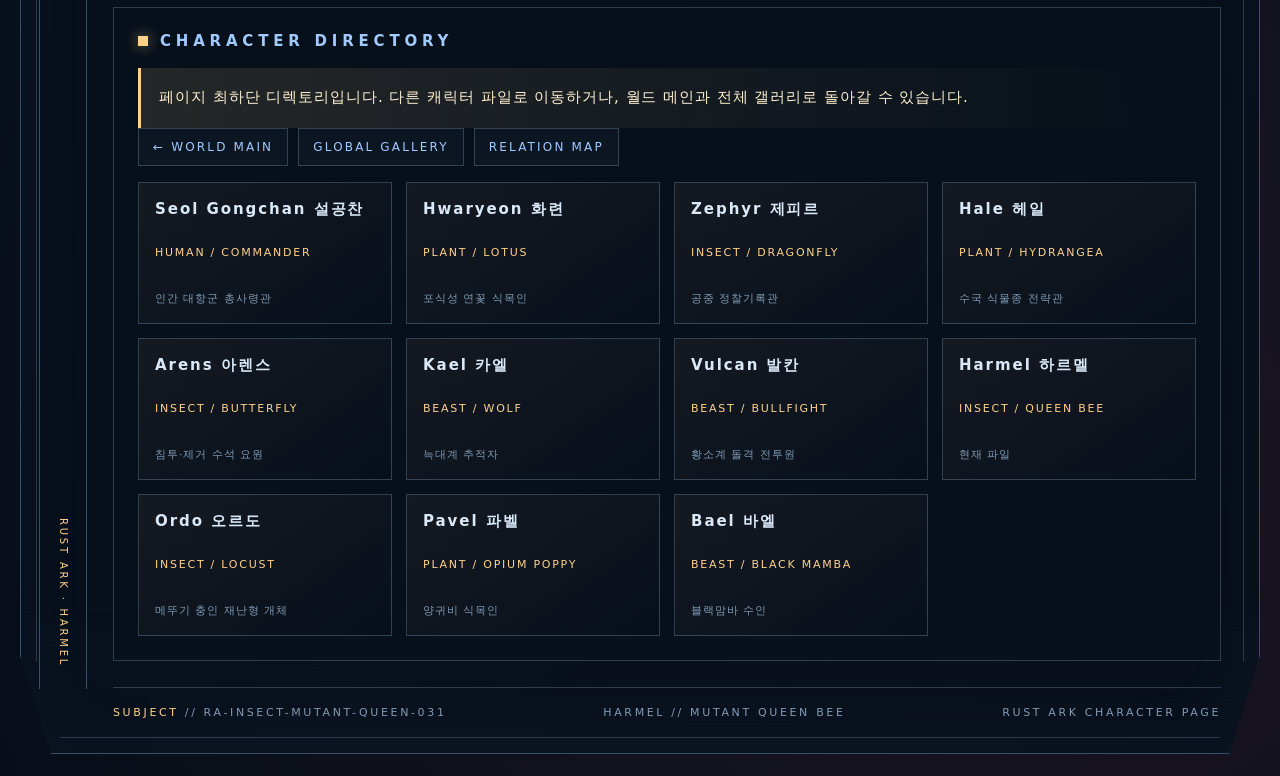
<file: characters/harmel.html>
<!DOCTYPE html>
<html lang="ko">
<head>
<meta charset="UTF-8">
<meta name="viewport" content="width=device-width, initial-scale=1.0">
<title>RUST ARK | Harmel Character Page</title>
<style>
:root{--bg:#050b14;--panel:#081321;--line:#36506b;--soft:rgba(145,180,220,.28);--text:#d9e9f8;--muted:#7f9ab6;--pink:#ff7fb2;--blue:#9fc9ff;--gold:#ffd18a;--amber:#de9e36;--danger:#ff5f99}
*{box-sizing:border-box}html{scroll-behavior:smooth}body{margin:0;min-height:100vh;background:radial-gradient(circle at 14% 4%,rgba(255,209,138,.16),transparent 32%),radial-gradient(circle at 82% 92%,rgba(255,127,178,.09),transparent 30%),linear-gradient(145deg,#040812,#091321 45%,#050b14);color:var(--text);font-family:"Segoe UI","Pretendard","Apple SD Gothic Neo",system-ui,sans-serif;letter-spacing:.06em}body:before{content:"";position:fixed;inset:0;background:repeating-linear-gradient(0deg,rgba(255,255,255,.025) 0 1px,transparent 1px 4px),radial-gradient(circle at 50% 50%,transparent 0 45%,rgba(0,0,0,.45) 78%);pointer-events:none;z-index:50;opacity:.34}a{color:inherit;text-decoration:none}img{max-width:100%}.page{width:min(1240px,calc(100% - 28px));margin:22px auto;position:relative;border:1px solid var(--line);background:linear-gradient(145deg,rgba(8,19,33,.96),rgba(6,13,24,.98));clip-path:polygon(2.5% 0,97.5% 0,100% 2.5%,100% 97.5%,97.5% 100%,2.5% 100%,0 97.5%,0 2.5%);box-shadow:0 0 46px rgba(0,0,0,.55),inset 0 0 90px rgba(159,201,255,.04);padding:38px 38px 34px 92px;overflow:hidden}.page:before{content:"";position:absolute;inset:15px;border:1px solid rgba(145,180,220,.25);pointer-events:none;clip-path:polygon(2% 0,98% 0,100% 2%,100% 98%,98% 100%,2% 100%,0 98%,0 2%)}.page:after{content:"";position:absolute;inset:0;background:linear-gradient(transparent 0 96%,rgba(159,201,255,.05) 97%),repeating-linear-gradient(0deg,rgba(255,255,255,.025) 0 1px,transparent 1px 4px);opacity:.26;pointer-events:none}.rail{position:absolute;left:18px;top:64px;bottom:64px;width:48px;border-left:1px solid var(--line);border-right:1px solid var(--line);display:flex;flex-direction:column;align-items:center;color:var(--muted);z-index:2}.rail .icon{height:58px;width:100%;display:grid;place-items:center;border-bottom:1px solid var(--soft);color:var(--gold);font-size:20px}.rail .vertical{writing-mode:vertical-rl;text-orientation:mixed;font-size:23px;letter-spacing:.26em;font-weight:800;color:#6988ad;margin-top:36px}.rail .small{margin-top:auto;margin-bottom:22px;writing-mode:vertical-rl;font-size:10px;letter-spacing:.28em;color:var(--gold)}.header{display:grid;grid-template-columns:1fr auto;gap:24px;align-items:start;position:relative;z-index:3;padding-bottom:26px;border-bottom:1px solid var(--soft)}.kicker{color:var(--muted);font-size:12px;letter-spacing:.34em;margin-bottom:12px}h1{margin:0;color:var(--gold);font-size:clamp(38px,6vw,70px);letter-spacing:.22em;line-height:1.02;text-shadow:0 0 18px rgba(255,209,138,.28)}.subtitle{margin-top:14px;color:var(--muted);font-size:14px;letter-spacing:.34em;line-height:1.7}.emblem{width:122px;height:122px;border:1px solid var(--soft);border-radius:50%;display:grid;place-items:center;position:relative;color:var(--blue)}.emblem:before{content:"";position:absolute;width:80px;height:80px;border:1px dashed var(--soft);border-radius:50%}.emblem:after{content:"";position:absolute;width:102px;height:102px;border-top:2px solid var(--gold);border-radius:50%;animation:spin 7s linear infinite}.emblem b{font-size:42px;transform:rotate(-12deg)}@keyframes spin{to{transform:rotate(360deg)}}.topnav{position:relative;z-index:3;display:flex;gap:10px;flex-wrap:wrap;margin:24px 0 0}.topnav a{border:1px solid var(--soft);padding:10px 14px;color:var(--blue);background:rgba(159,201,255,.035);font-size:12px;letter-spacing:.22em}.topnav a:hover{border-color:var(--gold);color:var(--gold)}.section{position:relative;z-index:3;margin-top:28px;border:1px solid var(--soft);background:rgba(7,16,28,.56);padding:24px}.section-title{display:flex;align-items:center;gap:12px;margin:0 0 18px;color:var(--blue);font-weight:800;font-size:15px;letter-spacing:.32em}.section-title:before{content:"";width:10px;height:10px;background:var(--gold);box-shadow:0 0 14px rgba(255,209,138,.55)}.hero{position:relative;z-index:3;margin-top:28px;display:grid;grid-template-columns:minmax(360px,.9fr) 1.1fr;gap:22px;align-items:stretch}.hero-image{position:relative;border:1px solid var(--line);background:#030811;padding:12px;min-height:640px}.hero-image:before,.hero-image:after{content:"";position:absolute;width:42px;height:42px;border-color:var(--gold);border-style:solid;pointer-events:none}.hero-image:before{left:-1px;top:-1px;border-width:2px 0 0 2px}.hero-image:after{right:-1px;bottom:-1px;border-width:0 2px 2px 0}.hero-image img{width:100%;height:100%;min-height:616px;object-fit:cover;object-position:center 22%;display:block}.hero-info{border:1px solid var(--soft);background:radial-gradient(circle at 90% 10%,rgba(255,209,138,.13),transparent 35%),rgba(7,16,28,.64);padding:24px;display:flex;flex-direction:column;justify-content:space-between}.profile-code{color:var(--muted);font-size:12px;letter-spacing:.3em}.hero-info h2{margin:12px 0 14px;color:var(--text);font-size:clamp(28px,4vw,48px);letter-spacing:.18em}.role{color:var(--gold);font-size:13px;letter-spacing:.24em;line-height:1.8;margin-bottom:20px}.quote,.callout{border-left:3px solid var(--gold);background:linear-gradient(90deg,rgba(255,209,138,.12),transparent);padding:16px 18px;color:#fff0d1;line-height:1.85;font-size:15px;word-break:keep-all}.data-grid{display:grid;grid-template-columns:1fr 1fr;gap:12px;margin:22px 0}.data{border:1px solid var(--soft);background:rgba(159,201,255,.035);padding:13px}.data b{display:block;color:var(--blue);font-size:11px;letter-spacing:.22em;margin-bottom:7px}.data span{color:var(--text);font-size:13px;line-height:1.55;letter-spacing:.04em}.status-block{display:grid;gap:12px}.meter{border:1px solid var(--soft);padding:13px;background:rgba(0,0,0,.16)}.meter-top{display:flex;justify-content:space-between;color:var(--muted);font-size:11px;letter-spacing:.18em;margin-bottom:9px}.track{height:10px;border:1px solid var(--line);background:#030811;overflow:hidden}.track span{display:block;height:100%;background:linear-gradient(90deg,var(--gold),var(--amber),var(--pink));box-shadow:0 0 14px rgba(255,209,138,.35)}.tabs{display:flex;flex-wrap:wrap;gap:10px;margin-bottom:18px}.tabs button{border:1px solid var(--soft);background:rgba(159,201,255,.035);color:var(--blue);padding:10px 12px;font:inherit;font-size:12px;letter-spacing:.18em;cursor:pointer}.tabs button.active,.tabs button:hover{border-color:var(--gold);color:var(--gold)}.tab-panel{display:none;color:#c8d8e9;line-height:1.9;font-size:14px;letter-spacing:.035em;word-break:keep-all}.tab-panel.active{display:block}.tab-panel p{margin:0 0 16px}.keyword-row{display:flex;flex-wrap:wrap;gap:8px;margin-top:16px}.keyword{border:1px solid var(--soft);padding:7px 10px;color:var(--muted);font-size:11px;letter-spacing:.16em;background:rgba(159,201,255,.03)}.relation-grid{display:grid;grid-template-columns:repeat(4,1fr);gap:14px}.relation-card{border:1px solid var(--soft);background:rgba(7,16,28,.72);padding:16px;min-height:184px}.relation-card b{display:block;color:var(--gold);font-size:14px;letter-spacing:.18em;margin-bottom:8px}.relation-card span{display:block;color:var(--blue);font-size:12px;letter-spacing:.16em;line-height:1.5;margin-bottom:10px}.relation-card p{margin:0;color:#c8d8e9;font-size:13px;line-height:1.75;letter-spacing:.035em}.gallery-layout{display:grid;grid-template-columns:.85fr 1.15fr;gap:18px}.gallery-main{border:1px solid var(--line);background:#030811;padding:12px}.gallery-main img{width:100%;aspect-ratio:3/4;object-fit:cover;object-position:center 20%;display:block}.gallery-caption{margin-top:12px;border:1px solid var(--soft);padding:12px 14px;background:rgba(159,201,255,.035);color:#c8d8e9;line-height:1.7;font-size:13px}.gallery-caption b{display:block;color:var(--gold);letter-spacing:.18em;margin-bottom:5px}.gallery-grid{display:grid;grid-template-columns:repeat(3,1fr);gap:12px}.gallery-card{border:1px solid var(--soft);background:rgba(7,16,28,.72);padding:9px;cursor:pointer;transition:.2s ease}.gallery-card img{width:100%;aspect-ratio:3/4;object-fit:cover;object-position:center 20%;display:block}.gallery-card b{display:block;color:var(--gold);font-size:11px;letter-spacing:.16em;margin:8px 0 4px}.gallery-card span{display:block;color:var(--muted);font-size:11px;line-height:1.5}.gallery-card:hover{border-color:var(--gold);transform:translateY(-2px)}.log-grid{display:grid;grid-template-columns:1fr 1fr;gap:14px}.log-card{border:1px solid var(--soft);padding:16px;background:rgba(0,0,0,.18)}.log-card b{display:block;color:var(--blue);font-size:12px;letter-spacing:.2em;margin-bottom:10px}.log-card p{margin:0;color:#c8d8e9;line-height:1.8;font-size:13.5px}.quick-return{display:flex;gap:10px;flex-wrap:wrap;margin:0 0 16px}.quick-return a{border:1px solid var(--soft);background:rgba(159,201,255,.035);color:var(--blue);padding:11px 14px;font-size:12px;letter-spacing:.18em}.quick-return a:hover{border-color:var(--gold);color:var(--gold)}.directory-grid{display:grid;grid-template-columns:repeat(4,1fr);gap:14px}.directory-card{border:1px solid var(--soft);background:linear-gradient(145deg,rgba(255,209,138,.055),transparent),rgba(7,16,28,.72);padding:16px;min-height:142px;display:flex;flex-direction:column;justify-content:space-between;transition:.2s ease}.directory-card b{display:block;color:var(--text);font-size:15px;letter-spacing:.13em;line-height:1.45;margin-bottom:8px}.directory-card span{display:block;color:var(--gold);font-size:11px;letter-spacing:.16em;line-height:1.5}.directory-card small{display:block;color:var(--muted);font-size:11px;line-height:1.55;margin-top:12px}.directory-card:hover{border-color:var(--gold);transform:translateY(-2px);box-shadow:0 0 18px rgba(255,209,138,.12)}.footer{position:relative;z-index:3;margin-top:26px;padding-top:18px;border-top:1px solid var(--soft);display:flex;justify-content:space-between;gap:16px;flex-wrap:wrap;color:var(--muted);font-size:11px;letter-spacing:.24em}.gold{color:var(--gold)}@media(max-width:1120px){.hero,.gallery-layout{grid-template-columns:1fr}.relation-grid,.gallery-grid,.directory-grid{grid-template-columns:repeat(2,1fr)}}@media(max-width:820px){.page{padding:30px 22px 30px 72px}.header{grid-template-columns:1fr}.emblem{width:92px;height:92px}h1{letter-spacing:.12em}.data-grid,.log-grid{grid-template-columns:1fr}.hero-image,.hero-image img{min-height:520px}}@media(max-width:560px){.page{width:100%;margin:0;min-height:100vh;clip-path:none;padding-left:72px}.rail{left:10px}.section{padding:18px}.relation-grid,.gallery-grid,.directory-grid{grid-template-columns:1fr}}
</style>
</head>
<body>
<article class="page">
  <aside class="rail"><div class="icon">⌖</div><div class="icon">▧</div><div class="vertical">SUBJECT FILE</div><div class="small">RUST ARK · HARMEL</div></aside>
  <header class="header"><div><div class="kicker">ARCHIVE FILE : CHARACTER DOSSIER</div><h1>HARMEL</h1><div class="subtitle">MUTANT QUEEN BEE // WASP LEGION</div></div><div class="emblem"><b>⬢</b></div></header>
  <nav class="topnav"><a href="../world.html">← WORLD MAIN</a><a href="../gallery.html">GLOBAL GALLERY</a><a href="#profile">PROFILE</a><a href="#record">RECORD</a><a href="#relations">RELATIONS</a><a href="#logs">LOGS</a><a href="#gallery">GALLERY</a><a href="#directory">CHARACTERS</a></nav>

  <section class="hero" id="profile">
    <div class="hero-image"><img src="../assets/images/harmel/harmel_01.png" alt="Harmel main visual"></div>
    <div class="hero-info">
      <div>
        <div class="profile-code">SUBJECT ID // RA-INSECT-MUTANT-QUEEN-031</div>
        <h2>하르멜 / Harmel</h2>
        <div class="role">INSECT / QUEEN BEE · MUTANT MALE QUEEN · WASP LEGION</div>
        <div class="quote">“부드럽게 말한다고 해서, 내가 양보한다는 뜻은 아닙니다.”</div>
        <div class="data-grid">
          <div class="data"><b>SPECIES</b><span>장수말벌+꿀벌 혼종 충인</span></div><div class="data"><b>FACTION</b><span>개인주의 / 말벌 군단</span></div>
          <div class="data"><b>AGE</b><span>외형 31세</span></div><div class="data"><b>HEIGHT</b><span>195cm</span></div>
          <div class="data"><b>IDENTITY</b><span>변이 여왕벌 개체 · 남성</span></div><div class="data"><b>STATUS</b><span>ACTIVE · HIVE COMMAND WARNING</span></div>
        </div>
      </div>
      <div class="status-block">
        <div class="meter"><div class="meter-top"><span>THREAT LEVEL</span><span>91%</span></div><div class="track"><span style="width:91%"></span></div></div>
        <div class="meter"><div class="meter-top"><span>COMMAND VALUE</span><span>96%</span></div><div class="track"><span style="width:96%"></span></div></div>
        <div class="meter"><div class="meter-top"><span>AFFECTION RELIABILITY</span><span>38%</span></div><div class="track"><span style="width:38%"></span></div></div>
      </div>
    </div>
  </section>

  <section class="section" id="record">
    <h2 class="section-title">ARCHIVE RECORD</h2>
    <div class="tabs"><button class="active" data-tab="overview">OVERVIEW</button><button data-tab="appearance">APPEARANCE</button><button data-tab="personality">PERSONALITY</button><button data-tab="mutation">MUTATION</button></div>
    <div class="tab-panel active" id="overview"><p>하르멜은 핵폐기물 유출 이후 탄생한 변이 여왕벌 개체다. 장수말벌과 꿀벌의 성질이 뒤섞인 혼종 충인이며, 생물학적으로는 남성이지만 군집 명령 체계에서는 여왕벌의 위치에 놓인다.</p><p>그는 특정 국가나 거대한 충인 연합보다 자신의 군단을 우선한다. 온화한 미소와 나긋한 말투를 유지하지만, 그 부드러움은 상대를 안심시키기 위한 표면에 가깝다.</p><div class="keyword-row"><span class="keyword">변이 여왕벌</span><span class="keyword">남성 개체</span><span class="keyword">말벌 군단</span><span class="keyword">핵폐기물</span><span class="keyword">나긋한 위협</span><span class="keyword">군단 우선</span></div></div>
    <div class="tab-panel" id="appearance"><p>195cm의 장신. 마른 근육질 체형으로, 움직임은 느긋하지만 선이 길고 압박감이 강하다. 노란 바탕에 검은 브릿지가 들어간 장발과 호박색 눈동자를 지녔다.</p><p>전체적인 인상은 꿀처럼 부드럽고 말벌처럼 날카롭다. 가까이 다가오면 온화한 얼굴보다 먼저 군집의 규율과 독의 위험이 느껴진다.</p></div>
    <div class="tab-panel" id="personality"><p>다정하고 부드러운 듯 보이나, 판단의 우선순위는 언제나 자신과 말벌 군단의 이익이다. 말투는 나긋하지만 서늘하고, 적의를 드러내기보다 예의 바른 문장 안에 압박을 숨긴다.</p><p>상대가 선을 넘으면 감정적으로 폭발하지 않는다. 대신 침착하게 계산하고, 가장 손실이 적은 방식으로 상대를 제거하거나 고립시킨다.</p></div>
    <div class="tab-panel" id="mutation"><p>핵폐기물 유출로 인해 기존 충인 계통에서 벗어난 변이 개체다. 장수말벌의 공격성과 꿀벌의 군집성이 뒤섞였으며, 혀 돌기를 독침처럼 변형할 수 있다.</p><p>이 기관은 단순한 신체 무기가 아니라 협박, 처형, 제압에 모두 쓰인다. 하르멜의 가장 위험한 점은 독이 아니라, 독을 사용하기 전까지도 웃고 있다는 사실이다.</p></div>
  </section>

  <section class="section" id="relations"><h2 class="section-title">RELATION DOSSIER</h2><div class="relation-grid">
    <article class="relation-card"><b>제피르</b><span>충인 정보망 / 공중 정찰</span><p>제피르의 정찰 정보는 하르멜에게 유용하지만, 하르멜은 정보 제공자를 군단의 일부로 착각하지 않는다.</p></article>
    <article class="relation-card"><b>아렌스</b><span>침투 전력 / 위험한 도구</span><p>아렌스의 제거 능력은 인정한다. 다만 명령권 밖의 칼은 언제든 손을 벨 수 있다고 판단한다.</p></article>
    <article class="relation-card"><b>Hale 헤일</b><span>식물 해방군 / 전략적 거래 가능</span><p>헤일의 전략성을 높게 평가한다. 협력은 가능하지만, 서로의 목적이 어긋나는 순간 계산은 즉시 바뀐다.</p></article>
    <article class="relation-card"><b>Seol Gongchan 설공찬</b><span>인간 지휘관 / 적대 대상</span><p>인간 대항군의 통제력은 거슬리는 변수다. 하르멜은 그를 감정이 아닌 구조적 위협으로 본다.</p></article>
  </div></section>

  <section class="section" id="logs"><h2 class="section-title">VOICE / FIELD LOGS</h2><div class="log-grid">
    <article class="log-card"><b>VOICE 01</b><p>“걱정하지 마세요. 저는 무례하게 굴 생각이 없습니다. 필요하다면 아주 정중하게 끝내드릴 뿐입니다.”</p></article>
    <article class="log-card"><b>VOICE 02</b><p>“군단의 이익과 당신의 안위가 같은 방향이라면, 저는 누구보다 다정한 편입니다.”</p></article>
    <article class="log-card"><b>ARCHIVE EVALUATION</b><p>겉보기에는 온화한 군주형 충인이지만, 실질적으로는 군집의 생존과 확장을 위해 모든 관계를 계산하는 변이 여왕벌. 호감과 협력은 가능하나, 신뢰는 별개의 문제다.</p></article>
    <article class="log-card"><b>WARNING</b><p>하르멜과의 대화 중 부드러운 어조에 속아 거리를 좁히지 말 것. 신체 접촉 거리 진입 시 독침 변형 기관의 사정권에 들어갈 수 있다.</p></article>
  </div></section>

  <section class="section" id="gallery"><h2 class="section-title">PERSONAL GALLERY</h2><div class="gallery-layout">
    <div class="gallery-main"><img id="mainImage" src="../assets/images/harmel/harmel_01.png" alt="Harmel gallery main"><div class="gallery-caption"><b id="mainTitle">MAIN VISUAL</b><span id="mainCaption">노란 바탕과 검은 브릿지 장발, 호박색 눈동자를 강조한 하르멜 대표 기록.</span></div></div>
    <div class="gallery-grid">
      <article class="gallery-card" data-src="../assets/images/harmel/harmel_01.png" data-title="MAIN VISUAL" data-caption="노란 바탕과 검은 브릿지 장발, 호박색 눈동자를 강조한 하르멜 대표 기록.">
        <img src="../assets/images/harmel/harmel_01.png" alt="MAIN VISUAL">
        <b>MAIN VISUAL</b>
        <span>노란 바탕과 검은 브릿지 장발, 호박색 눈동자를 강조한 하르멜 대표 기록.</span>
      </article>

      <article class="gallery-card" data-src="../assets/images/harmel/harmel_02.png" data-title="QUEEN FILE" data-caption="변이 여왕벌 개체로서의 지휘성, 군단성, 냉정한 권위를 강조하는 컷.">
        <img src="../assets/images/harmel/harmel_02.png" alt="QUEEN FILE">
        <b>QUEEN FILE</b>
        <span>변이 여왕벌 개체로서의 지휘성, 군단성, 냉정한 권위를 강조하는 컷.</span>
      </article>

      <article class="gallery-card" data-src="../assets/images/harmel/harmel_03.png" data-title="VENOM DETAIL" data-caption="혀 돌기를 독침처럼 변형할 수 있는 특이 기관 기록.">
        <img src="../assets/images/harmel/harmel_03.png" alt="VENOM DETAIL">
        <b>VENOM DETAIL</b>
        <span>혀 돌기를 독침처럼 변형할 수 있는 특이 기관 기록.</span>
      </article>

      <article class="gallery-card" data-src="../assets/images/harmel/harmel_04.png" data-title="LEGION COMMAND" data-caption="말벌 군단의 이해를 우선하는 지휘관적 면모를 담은 작전 파일.">
        <img src="../assets/images/harmel/harmel_04.png" alt="LEGION COMMAND">
        <b>LEGION COMMAND</b>
        <span>말벌 군단의 이해를 우선하는 지휘관적 면모를 담은 작전 파일.</span>
      </article>

      <article class="gallery-card" data-src="../assets/images/harmel/harmel_05.png" data-title="SOFT WARNING" data-caption="나긋하고 다정한 말투 뒤에 숨은 서늘한 계산성을 보여주는 감정 기록.">
        <img src="../assets/images/harmel/harmel_05.png" alt="SOFT WARNING">
        <b>SOFT WARNING</b>
        <span>나긋하고 다정한 말투 뒤에 숨은 서늘한 계산성을 보여주는 감정 기록.</span>
      </article>

      <article class="gallery-card" data-src="../assets/images/harmel/harmel_06.png" data-title="MUTATION RECORD" data-caption="핵폐기물 유출로 탄생한 변이 개체의 생체 아카이브.">
        <img src="../assets/images/harmel/harmel_06.png" alt="MUTATION RECORD">
        <b>MUTATION RECORD</b>
        <span>핵폐기물 유출로 탄생한 변이 개체의 생체 아카이브.</span>
      </article>

      <article class="gallery-card" data-src="../assets/images/harmel/harmel_07.png" data-title="ROYAL ARCHIVE" data-caption="왕실 기록 보관소 / 군단의 생존과 확장을 위한 최종 결의 아카이브.">
        <img src="../assets/images/harmel/harmel_07.png" alt="ROYAL ARCHIVE">
        <b>ROYAL ARCHIVE</b>
        <span>왕실 기록 보관소 / 군단의 생존과 확장을 위한 최종 결의 아카이브.</span>
      </article></div>
  </div></section>

  <section class="section" id="directory">
    <h2 class="section-title">CHARACTER DIRECTORY</h2>
    <div class="callout">페이지 최하단 디렉토리입니다. 다른 캐릭터 파일로 이동하거나, 월드 메인과 전체 갤러리로 돌아갈 수 있습니다.</div>
    <div class="quick-return"><a href="../world.html">← WORLD MAIN</a><a href="../gallery.html">GLOBAL GALLERY</a><a href="../world.html#relations">RELATION MAP</a></div>
    <div class="directory-grid">
      <a class="directory-card" href="seol_gongchan.html">
        <b>Seol Gongchan 설공찬</b>
        <span>HUMAN / COMMANDER</span>
        <small>인간 대항군 총사령관</small>
      </a>

      <a class="directory-card" href="hwaryeon.html">
        <b>Hwaryeon 화련</b>
        <span>PLANT / LOTUS</span>
        <small>포식성 연꽃 식목인</small>
      </a>

      <a class="directory-card" href="zephyr.html">
        <b>Zephyr 제피르</b>
        <span>INSECT / DRAGONFLY</span>
        <small>공중 정찰기록관</small>
      </a>

      <a class="directory-card" href="hale.html">
        <b>Hale 헤일</b>
        <span>PLANT / HYDRANGEA</span>
        <small>수국 식물종 전략관</small>
      </a>

      <a class="directory-card" href="arens.html">
        <b>Arens 아렌스</b>
        <span>INSECT / BUTTERFLY</span>
        <small>침투·제거 수석 요원</small>
      </a>

      <a class="directory-card" href="kael.html">
        <b>Kael 카엘</b>
        <span>BEAST / WOLF</span>
        <small>늑대계 추적자</small>
      </a>

      <a class="directory-card" href="vulcan.html">
        <b>Vulcan 발칸</b>
        <span>BEAST / BULLFIGHT</span>
        <small>황소계 돌격 전투원</small>
      </a>

      <a class="directory-card" href="harmel.html">
        <b>Harmel 하르멜</b>
        <span>INSECT / QUEEN BEE</span>
        <small>현재 파일</small>
      </a>

      <a class="directory-card" href="ordo.html">
        <b>Ordo 오르도</b>
        <span>INSECT / LOCUST</span>
        <small>메뚜기 충인 재난형 개체</small>
      </a>

      <a class="directory-card" href="pavel.html">
        <b>Pavel 파벨</b>
        <span>PLANT / OPIUM POPPY</span>
        <small>양귀비 식목인</small>
      </a>

      <a class="directory-card" href="bael.html">
        <b>Bael 바엘</b>
        <span>BEAST / BLACK MAMBA</span>
        <small>블랙맘바 수인</small>
      </a></div>
  </section>

  <footer class="footer"><span><span class="gold">SUBJECT</span> // RA-INSECT-MUTANT-QUEEN-031</span><span>HARMEL // MUTANT QUEEN BEE</span><span>RUST ARK CHARACTER PAGE</span></footer>
</article>

<script>
document.querySelectorAll(".tabs button").forEach(button=>{
  button.addEventListener("click",()=>{
    document.querySelectorAll(".tabs button").forEach(b=>b.classList.remove("active"));
    document.querySelectorAll(".tab-panel").forEach(p=>p.classList.remove("active"));
    button.classList.add("active");
    document.getElementById(button.dataset.tab).classList.add("active");
  });
});
const mainImage=document.getElementById("mainImage");
const mainTitle=document.getElementById("mainTitle");
const mainCaption=document.getElementById("mainCaption");
document.querySelectorAll(".gallery-card").forEach(card=>{
  card.addEventListener("click",()=>{
    mainImage.src=card.dataset.src;
    mainTitle.textContent=card.dataset.title;
    mainCaption.textContent=card.dataset.caption;
    document.getElementById("gallery").scrollIntoView({behavior:"smooth",block:"start"});
  });
});
</script>
</body>
</html>
</file>
<file: css/intro.css>
*{box-sizing:border-box}
html,body{width:100%;height:100%;margin:0;overflow:hidden;background:#000}
body{font-family:"Orbitron","Rajdhani","Pretendard","Noto Sans KR",system-ui,sans-serif;color:var(--ink,#eafff3)}
.ra-intro{--main:#39ff88;--sub:#00f5ff;--accent:#39ff88;--ink:#eafff3;--intro-image:url("../assets/images/hale/hale_01.png");position:fixed;inset:0;overflow:hidden;background:radial-gradient(circle at 20% 18%,color-mix(in srgb,var(--main) 16%,transparent),transparent 32%),radial-gradient(circle at 76% 62%,color-mix(in srgb,var(--sub) 13%,transparent),transparent 36%),radial-gradient(circle at 50% 44%,color-mix(in srgb,var(--accent) 12%,transparent),transparent 44%),linear-gradient(135deg,#010503 0%,#020908 48%,#000 100%);isolation:isolate}
.ra-intro:before{content:"";position:absolute;inset:-20%;z-index:0;background:linear-gradient(color-mix(in srgb,var(--main) 10%,transparent) 1px,transparent 1px),linear-gradient(90deg,color-mix(in srgb,var(--main) 10%,transparent) 1px,transparent 1px);background-size:46px 46px;transform:perspective(760px) rotateX(58deg) translateY(16%);transform-origin:center bottom;animation:gridFlow 7s linear infinite;opacity:.42}
.ra-intro:after{content:"";position:absolute;inset:0;z-index:2;pointer-events:none;background:repeating-linear-gradient(to bottom,rgba(255,255,255,.04) 0,rgba(255,255,255,.04) 1px,transparent 1px,transparent 5px);mix-blend-mode:screen;opacity:.34}
.ra-noise{position:absolute;inset:0;z-index:8;pointer-events:none;opacity:.11;background-image:repeating-radial-gradient(circle at 20% 30%,rgba(255,255,255,.8) 0 1px,transparent 1px 4px);mix-blend-mode:screen;animation:noiseBlink .18s steps(2) infinite}
.ra-scan{position:absolute;inset:0;z-index:7;pointer-events:none;height:20%;transform:translateY(-130%);background:linear-gradient(to bottom,transparent 0%,color-mix(in srgb,var(--main) 26%,transparent) 48%,rgba(255,255,255,.4) 50%,color-mix(in srgb,var(--sub) 18%,transparent) 52%,transparent 100%);filter:blur(.3px);animation:scanDrop 3.4s ease-in-out 1.1s 2}
.ra-particles{position:absolute;inset:0;z-index:4;pointer-events:none;overflow:hidden}
.ra-particles i{position:absolute;width:var(--s);height:var(--s);left:var(--x);top:112%;border-radius:48% 52% 42% 58%;border:1px solid color-mix(in srgb,var(--accent) 60%,transparent);background:radial-gradient(circle at 35% 35%,rgba(255,255,255,.78),transparent 22%),color-mix(in srgb,var(--accent) 18%,transparent);box-shadow:0 0 18px color-mix(in srgb,var(--accent) 44%,transparent),inset 0 0 12px rgba(255,255,255,.12);opacity:0;animation:bubbleRise var(--d) ease-in var(--delay) infinite}
.ra-particles i:nth-child(1){--x:7%;--s:9px;--d:8s;--delay:.3s}.ra-particles i:nth-child(2){--x:16%;--s:16px;--d:10s;--delay:1.7s}.ra-particles i:nth-child(3){--x:26%;--s:6px;--d:7.5s;--delay:.9s}.ra-particles i:nth-child(4){--x:42%;--s:12px;--d:9s;--delay:2.4s}.ra-particles i:nth-child(5){--x:61%;--s:8px;--d:7s;--delay:1.1s}.ra-particles i:nth-child(6){--x:75%;--s:18px;--d:10.5s;--delay:.2s}.ra-particles i:nth-child(7){--x:88%;--s:10px;--d:8.4s;--delay:2.1s}.ra-particles i:nth-child(8){--x:94%;--s:7px;--d:7.8s;--delay:1.3s}
.ra-terminal{position:absolute;left:clamp(18px,5.4vw,84px);top:50%;z-index:10;width:min(520px,calc(100vw - 36px));padding:28px;transform:translateY(-50%);border:1px solid color-mix(in srgb,var(--main) 45%,transparent);background:linear-gradient(135deg,rgba(2,20,10,.92),rgba(0,0,0,.72)),linear-gradient(90deg,color-mix(in srgb,var(--main) 10%,transparent),transparent);box-shadow:0 0 38px color-mix(in srgb,var(--main) 26%,transparent),inset 0 0 34px color-mix(in srgb,var(--main) 6%,transparent);clip-path:polygon(0 0,calc(100% - 34px) 0,100% 34px,100% 100%,34px 100%,0 calc(100% - 34px));opacity:0;animation:terminalBoot .7s ease forwards,terminalOut .62s ease 4.95s forwards}
.ra-terminal:before,.ra-board:before{content:"";position:absolute;inset:9px;border:1px solid rgba(255,255,255,.06);pointer-events:none}
.ra-kicker{margin:0 0 22px;color:var(--main);font-size:12px;letter-spacing:.18em;text-shadow:0 0 18px var(--main)}
.ra-loading{display:grid;gap:10px;margin-bottom:24px;font-size:13px;color:#bfffd8;letter-spacing:.14em}
.ra-loading i{display:block;height:8px;border:1px solid color-mix(in srgb,var(--main) 44%,transparent);background:rgba(255,255,255,.03);overflow:hidden}
.ra-loading i:before{content:"";display:block;width:100%;height:100%;transform:translateX(-100%);background:linear-gradient(90deg,transparent,var(--main),#fff,var(--sub));box-shadow:0 0 24px var(--main);animation:loadFill 3.2s cubic-bezier(.2,.8,.2,1) .5s forwards}
.ra-log{display:grid;gap:9px;color:rgba(234,255,243,.72);font-size:11px;letter-spacing:.12em}
.ra-log p{margin:0;opacity:0;transform:translateX(-14px);animation:logIn .38s ease forwards}
.ra-log p:nth-child(1){animation-delay:.9s}.ra-log p:nth-child(2){animation-delay:1.45s}.ra-log p:nth-child(3){animation-delay:2s}.ra-log p:nth-child(4){animation-delay:2.55s}.ra-log p:before{content:"> ";color:var(--main)}
.ra-granted{position:absolute;inset:0;display:grid;place-items:center;margin:0;background:rgba(0,8,3,.88);color:var(--main);font-size:clamp(26px,5vw,52px);text-align:center;letter-spacing:.16em;text-shadow:0 0 12px var(--main),0 0 38px var(--main);opacity:0;pointer-events:none;animation:grantedFlash 1.7s ease 3.55s forwards}
.ra-board{position:absolute;left:50%;top:50%;z-index:14;width:min(1320px,calc(100vw - 42px));min-height:min(760px,calc(100vh - 58px));display:grid;grid-template-columns:minmax(320px,1fr) minmax(420px,1.4fr);gap:18px;padding:18px;transform:translate(-50%,-50%) scale(.92) rotateX(4deg);opacity:0;border:1px solid color-mix(in srgb,var(--accent) 36%,transparent);background:linear-gradient(135deg,rgba(4,8,18,.94),rgba(0,12,10,.80)),radial-gradient(circle at 22% 22%,color-mix(in srgb,var(--accent) 20%,transparent),transparent 42%);box-shadow:0 0 70px color-mix(in srgb,var(--accent) 24%,transparent),0 20px 90px rgba(0,0,0,.55),inset 0 0 42px rgba(255,255,255,.045);clip-path:polygon(0 0,calc(100% - 38px) 0,100% 38px,100% 100%,38px 100%,0 calc(100% - 38px));animation:boardReveal 1.05s cubic-bezier(.16,1,.3,1) 5.15s forwards}
.ra-board:after{content:attr(data-badge);position:absolute;right:18px;top:18px;z-index:8;padding:7px 10px;border:1px solid color-mix(in srgb,var(--accent) 42%,transparent);background:rgba(2,6,14,.76);color:var(--accent-text,#c7d8ff);font-size:10px;letter-spacing:.16em;text-shadow:0 0 14px color-mix(in srgb,var(--accent) 75%,transparent);opacity:0;transform:translateY(-8px);animation:badgeDrop .46s ease 5.74s forwards}
.ra-portrait-board{position:relative;display:grid;place-items:center;min-height:0;overflow:hidden;border:1px solid color-mix(in srgb,var(--accent) 38%,transparent);background:linear-gradient(180deg,rgba(255,255,255,.035),rgba(0,0,0,.18)),radial-gradient(circle at center,color-mix(in srgb,var(--sub) 13%,transparent),transparent 56%);box-shadow:inset 0 0 44px rgba(255,255,255,.055),0 0 34px color-mix(in srgb,var(--sub) 13%,transparent)}
.ra-portrait-card{position:absolute;inset:clamp(12px,2.6vw,30px);display:grid;place-items:center;overflow:hidden;transform:translateY(18px);opacity:0;border:1px solid color-mix(in srgb,var(--main) 24%,transparent);background:radial-gradient(circle at 50% 40%,color-mix(in srgb,var(--main) 13%,transparent),transparent 52%),linear-gradient(135deg,rgba(0,0,0,.38),rgba(5,9,18,.20));box-shadow:inset 0 0 28px color-mix(in srgb,var(--main) 6%,transparent),0 0 28px color-mix(in srgb,var(--main) 8%,transparent);animation:imageCardIn .85s ease 5.45s forwards}
.ra-portrait-card:before{content:"";position:absolute;inset:12px;border:1px solid rgba(255,255,255,.055);pointer-events:none}
.ra-portrait{position:absolute;inset:0;background-image:var(--intro-image);background-position:center;background-repeat:no-repeat;background-size:contain;filter:drop-shadow(0 0 24px color-mix(in srgb,var(--sub) 28%,transparent)) drop-shadow(0 0 40px color-mix(in srgb,var(--accent) 20%,transparent));opacity:0;clip-path:inset(48% 0 48% 0);animation:portraitOpen 1.25s ease 5.72s forwards,portraitFloat 4.8s ease-in-out 6.8s infinite}
.ra-portrait-card:after{content:"";position:absolute;left:-18%;right:-18%;top:0;height:13%;z-index:3;background:linear-gradient(to bottom,transparent,color-mix(in srgb,var(--main) 26%,transparent),rgba(255,255,255,.42),color-mix(in srgb,var(--sub) 20%,transparent),transparent);filter:blur(.4px);opacity:0;animation:portraitScan 2.1s ease-in-out 6s 2}
.ra-veins{position:absolute;inset:0;z-index:4;pointer-events:none;opacity:0;background:linear-gradient(55deg,transparent 0 47%,color-mix(in srgb,var(--accent) 25%,transparent) 48%,transparent 50%),linear-gradient(125deg,transparent 0 49%,color-mix(in srgb,var(--sub) 19%,transparent) 50%,transparent 52%),linear-gradient(12deg,transparent 0 49%,color-mix(in srgb,var(--main) 13%,transparent) 50%,transparent 51%);background-size:160px 160px,130px 130px,190px 190px;mix-blend-mode:screen;animation:veinWake 1.1s ease 6.25s forwards,veinDrift 8s linear 6.25s infinite}
.ra-board-info{position:relative;z-index:2;display:grid;align-content:center;gap:14px;padding:52px 18px 18px}
.ra-board-info small{color:var(--main);font-size:11px;letter-spacing:.22em;text-shadow:0 0 14px var(--main);opacity:0;transform:translateX(-16px);animation:infoLine .42s ease 5.9s forwards}
.ra-board-info h2{margin:0;color:#fff;font-size:clamp(40px,5.5vw,70px);line-height:.92;letter-spacing:.04em;text-shadow:0 0 24px color-mix(in srgb,var(--accent) 66%,transparent),0 0 48px color-mix(in srgb,var(--sub) 22%,transparent);opacity:0;transform:translateX(-20px);animation:nameGlitch .9s steps(2) 6.08s forwards}
.ra-code{display:grid;grid-template-columns:1fr 1fr;gap:9px}
.ra-code p,.ra-desc,.ra-quote,.ra-stat{opacity:0;transform:translateY(12px);animation:dataRise .5s ease forwards}
.ra-code p{margin:0;padding:10px;border:1px solid color-mix(in srgb,var(--accent) 22%,transparent);background:rgba(0,0,0,.24);color:rgba(234,255,243,.70);font-size:10px;line-height:1.5;letter-spacing:.11em}
.ra-code p b{display:block;margin-bottom:3px;color:var(--accent-text,#c7d8ff);font-size:10px}.ra-code p:nth-child(1){animation-delay:6.35s}.ra-code p:nth-child(2){animation-delay:6.48s}.ra-code p:nth-child(3){animation-delay:6.61s}.ra-code p:nth-child(4){animation-delay:6.74s}
.ra-desc{margin:0;padding-left:12px;border-left:2px solid var(--accent);color:rgba(234,255,243,.78);font-size:12px;line-height:1.75;letter-spacing:.055em;animation-delay:6.9s}
.ra-stats{display:grid;gap:9px}.ra-stat{display:grid;grid-template-columns:82px 1fr 34px;gap:8px;align-items:center;color:rgba(234,255,243,.72);font-size:10px}.ra-stat:nth-child(1){animation-delay:7.12s}.ra-stat:nth-child(2){animation-delay:7.26s}.ra-stat:nth-child(3){animation-delay:7.4s}
.ra-stat i{height:6px;overflow:hidden;border:1px solid color-mix(in srgb,var(--accent) 18%,transparent);background:rgba(255,255,255,.035)}.ra-stat i:before{content:"";display:block;width:var(--w);height:100%;transform:translateX(-100%);background:linear-gradient(90deg,var(--main),var(--sub),var(--accent));box-shadow:0 0 16px var(--sub);animation:statFill .8s ease forwards;animation-delay:inherit}
.ra-quote{margin:0;padding:12px 13px;border:1px solid color-mix(in srgb,var(--main) 20%,transparent);background:color-mix(in srgb,var(--main) 4%,transparent);color:rgba(218,230,255,.84);font-size:11px;line-height:1.65;letter-spacing:.06em;animation-delay:7.62s}
.ra-exit{position:absolute;inset:0;z-index:30;display:grid;place-items:center;transform:translateY(100%);background:radial-gradient(circle,color-mix(in srgb,var(--main) 16%,transparent),transparent 34%),linear-gradient(135deg,color-mix(in srgb,var(--sub) 14%,transparent),transparent 42%),#000;color:var(--main);font-size:clamp(16px,4vw,32px);letter-spacing:.18em;text-shadow:0 0 22px var(--main);animation:exitGate 1.4s cubic-bezier(.76,0,.24,1) 9.9s forwards}.ra-exit span{opacity:0;animation:exitText .55s ease 10.42s forwards}
.ra-skip{position:fixed;right:18px;bottom:16px;z-index:40;padding:10px 12px;cursor:pointer;border:1px solid color-mix(in srgb,var(--main) 34%,transparent);background:rgba(0,0,0,.55);color:var(--main);font-size:10px;letter-spacing:.16em;backdrop-filter:blur(8px)}.ra-skip:hover{background:color-mix(in srgb,var(--main) 10%,rgba(0,0,0,.55))}
@keyframes terminalBoot{0%{opacity:0;transform:translateY(-50%) translateX(-40px) scale(.97);filter:blur(6px)}60%{opacity:1;filter:blur(0)}100%{opacity:1;transform:translateY(-50%) translateX(0) scale(1)}}@keyframes terminalOut{to{opacity:0;transform:translateY(-50%) translateX(-28px) scale(.985);filter:blur(7px);pointer-events:none}}@keyframes loadFill{to{transform:translateX(0)}}@keyframes logIn{to{opacity:1;transform:translateX(0)}}@keyframes grantedFlash{0%{opacity:0;transform:scale(.96)}18%{opacity:1;transform:scale(1.02)}42%{opacity:.78;transform:scale(1)}100%{opacity:0;transform:scale(1.08)}}@keyframes boardReveal{0%{opacity:0;transform:translate(-50%,-50%) scale(.88) rotateX(8deg);filter:blur(13px)}55%{opacity:1;filter:blur(0)}100%{opacity:1;transform:translate(-50%,-50%) scale(1) rotateX(0)}}@keyframes badgeDrop{to{opacity:1;transform:translateY(0)}}@keyframes imageCardIn{to{opacity:1;transform:translateY(0)}}@keyframes portraitOpen{0%{opacity:0;clip-path:inset(50% 0 50% 0);transform:scale(1.05)}100%{opacity:1;clip-path:inset(0 0 0 0);transform:scale(1)}}@keyframes portraitFloat{0%,100%{transform:translateY(0)}50%{transform:translateY(-8px)}}@keyframes portraitScan{0%{opacity:0;transform:translateY(-80%)}18%{opacity:1}100%{opacity:0;transform:translateY(720%)}}@keyframes veinWake{to{opacity:.36}}@keyframes veinDrift{from{background-position:0 0,0 0,0 0}to{background-position:160px -160px,-130px 130px,190px -190px}}@keyframes infoLine{to{opacity:1;transform:translateX(0)}}@keyframes nameGlitch{0%{opacity:0;transform:translateX(-22px);filter:blur(5px)}20%{opacity:1;transform:translateX(8px);text-shadow:3px 0 var(--sub),-3px 0 var(--accent)}35%{transform:translateX(-5px);text-shadow:-4px 0 var(--main),4px 0 var(--sub)}52%{transform:translateX(2px);filter:blur(0)}100%{opacity:1;transform:translateX(0);filter:blur(0)}}@keyframes dataRise{to{opacity:1;transform:translateY(0)}}@keyframes statFill{to{transform:translateX(0)}}@keyframes scanDrop{0%{transform:translateY(-120%);opacity:0}15%{opacity:1}100%{transform:translateY(520%);opacity:0}}@keyframes gridFlow{from{background-position:0 0,0 0}to{background-position:0 46px,46px 0}}@keyframes noiseBlink{0%{transform:translate(0,0)}100%{transform:translate(-2px,1px)}}@keyframes bubbleRise{0%{opacity:0;transform:translateY(0) translateX(0) scale(.75)}12%{opacity:.7}100%{opacity:0;transform:translateY(-125vh) translateX(42px) scale(1.35)}}@keyframes exitGate{0%{transform:translateY(100%)}72%,100%{transform:translateY(0)}}@keyframes exitText{to{opacity:1}}
@media (max-width:920px){.ra-terminal{left:14px;top:7vh;width:calc(100vw - 28px);padding:20px;transform:none;animation:terminalBootMobile .7s ease forwards,terminalOutMobile .62s ease 4.95s forwards}.ra-board{width:calc(100vw - 28px);height:calc(100vh - 28px);min-height:0;grid-template-columns:1fr;grid-template-rows:minmax(0,1fr) auto;gap:10px;padding:12px;overflow:hidden}.ra-board:after{top:12px;right:12px;font-size:9px}.ra-portrait-board{min-height:0;height:100%}.ra-portrait-card{inset:10px}.ra-board-info{align-content:end;gap:9px;padding:12px 8px 8px}.ra-board-info h2{font-size:clamp(32px,10vw,48px)}.ra-code{grid-template-columns:1fr 1fr;gap:7px}.ra-code p{padding:8px;font-size:9px}.ra-desc{font-size:10px;line-height:1.55}.ra-stats{gap:7px}.ra-stat{grid-template-columns:72px 1fr 30px;gap:6px;font-size:9px}.ra-quote{padding:9px 10px;font-size:10px}}@media (max-width:520px){.ra-terminal{top:4vh}.ra-kicker,.ra-loading,.ra-log{font-size:10px}.ra-board{width:calc(100vw - 20px);height:calc(100vh - 20px);padding:10px}.ra-portrait-card{inset:8px}.ra-code{grid-template-columns:1fr}.ra-board-info small{font-size:9px}.ra-desc,.ra-quote{display:none}}@keyframes terminalBootMobile{0%{opacity:0;transform:translateY(-24px) scale(.98);filter:blur(6px)}100%{opacity:1;transform:translateY(0) scale(1);filter:blur(0)}}@keyframes terminalOutMobile{to{opacity:0;transform:translateY(-18px) scale(.985);filter:blur(7px);pointer-events:none}}
</file>
<file: css/style.css>
@import url('https://fonts.googleapis.com/css2?family=Inter:wght@400;500;600;700;900&family=Noto+Sans+KR:wght@400;500;700;900&display=swap');

:root{--bg:#050a12;--panel:rgba(7,13,24,.82);--line:rgba(126,159,196,.26);--soft:rgba(126,159,196,.12);--text:#eaf3ff;--muted:#8aa0b9;--pink:#ff85b4;--blue:#8db7ef;--accent:#ff85b4;--shadow:0 22px 90px rgba(0,0,0,.58);font-family:Inter,'Noto Sans KR',ui-sans-serif,system-ui,'Segoe UI',sans-serif}*{box-sizing:border-box}body{margin:0;min-height:100vh;background:radial-gradient(circle at 25% 10%,color-mix(in srgb,var(--accent) 17%,transparent),transparent 34rem),linear-gradient(180deg,#050a12,#07101b 55%,#03060b);color:var(--text);letter-spacing:.04em;padding-bottom:110px}a{color:inherit;text-decoration:none}button,select,input{font:inherit}img{display:block;max-width:100%}.grid-bg,.noise{position:fixed;inset:0;pointer-events:none}.grid-bg{opacity:.11;background-image:linear-gradient(rgba(126,159,196,.08) 1px,transparent 1px),linear-gradient(90deg,rgba(126,159,196,.06) 1px,transparent 1px);background-size:54px 54px;animation:gridMove 18s linear infinite}.noise{opacity:.045;background-image:repeating-radial-gradient(circle at 8% 12%,rgba(255,255,255,.15) 0 1px,transparent 1px 5px);z-index:90}@keyframes gridMove{to{background-position:54px 54px}}.intro-body{padding:0}.intro-screen{min-height:100vh;display:grid;place-items:center;padding:30px}.intro-card{width:min(760px,92vw);border:1px solid var(--line);background:linear-gradient(180deg,rgba(9,17,30,.94),rgba(3,7,13,.98));box-shadow:var(--shadow);padding:clamp(36px,7vw,76px);position:relative}.intro-card:before,.panel:before{content:'';position:absolute;inset:12px;border:1px solid var(--soft);pointer-events:none}.system-label{margin:0 0 12px;color:var(--muted);font-size:12px;letter-spacing:.28em}.intro-card h1{margin:0;color:var(--pink);font-size:clamp(46px,9vw,90px);letter-spacing:.34em;font-weight:500}.bootline{height:3px;background:var(--soft);margin:28px 0;overflow:hidden}.bootline i{display:block;height:100%;width:0;background:linear-gradient(90deg,var(--pink),var(--blue));animation:boot 4.2s forwards}.enter-link{display:inline-flex;border:1px solid var(--line);padding:14px 20px;color:var(--text);letter-spacing:.18em}@keyframes boot{to{width:100%}}.app{padding:24px 28px 50px 100px}.rail{position:fixed;left:20px;top:28px;bottom:128px;width:64px;border:1px solid var(--line);background:rgba(7,13,24,.72);display:grid;grid-template-rows:60px 1fr auto;place-items:center;z-index:5}.rail span{width:16px;height:16px;border:2px solid var(--accent);border-radius:50%;box-shadow:0 0 18px var(--accent)}.rail b{writing-mode:vertical-rl;letter-spacing:.42em;color:var(--blue);font-size:22px}.rail small{color:var(--accent);margin:16px}.topbar{position:sticky;top:0;z-index:30;max-width:1280px;margin:0 auto 22px;height:82px;display:grid;grid-template-columns:360px 1fr;align-items:center;gap:20px;border-bottom:1px solid var(--soft);background:linear-gradient(180deg,rgba(5,10,18,.95),rgba(5,10,18,.72));backdrop-filter:blur(16px)}.brand{display:grid;grid-template-columns:44px auto;gap:14px;align-items:center}.brand strong{display:block;color:var(--accent);font-size:28px;letter-spacing:.3em;font-weight:500}.brand small{display:block;color:var(--muted);font-size:10px;letter-spacing:.22em}.rotor{width:42px;height:42px;border:1px solid var(--line);border-radius:50%;display:inline-block;position:relative;animation:spin 5s linear infinite;box-shadow:0 0 18px color-mix(in srgb,var(--accent) 25%,transparent)}.rotor:before,.rotor:after{content:'';position:absolute;inset:8px;border:1px solid var(--accent);border-left-color:transparent;border-bottom-color:transparent;border-radius:50%}.rotor:after{inset:16px;border-color:var(--blue);border-right-color:transparent}.title-row{display:flex;align-items:center;gap:16px}.title-row h1{margin:0;color:var(--accent);font-size:clamp(34px,5vw,72px);letter-spacing:.18em;font-weight:500;text-transform:uppercase}@keyframes spin{to{transform:rotate(360deg)}}nav{display:flex;justify-content:flex-end;gap:44px}nav a{color:var(--muted);font-size:12px;letter-spacing:.22em;padding:28px 0;position:relative}nav a.active,nav a:hover{color:var(--text)}nav a.active:after{content:'';position:absolute;left:0;right:0;bottom:16px;height:1px;background:var(--accent);box-shadow:0 0 14px var(--accent)}.view{max-width:1280px;margin:auto}.route-enter{animation:routeIn .45s ease both}@keyframes routeIn{from{opacity:.35;filter:blur(8px);transform:translateY(12px)}to{opacity:1;filter:blur(0);transform:none}}.panel{position:relative;border:1px solid var(--line);background:linear-gradient(180deg,rgba(7,14,25,.78),rgba(4,8,15,.92));box-shadow:var(--shadow);padding:clamp(22px,3vw,40px);min-height:680px}.head{display:flex;justify-content:space-between;gap:18px;align-items:flex-start;border-bottom:1px solid var(--soft);padding-bottom:24px;margin-bottom:26px}.file-class{border:1px solid var(--soft);padding:12px 14px;color:var(--muted);font-size:11px;letter-spacing:.18em;white-space:nowrap}.hero{border:1px solid var(--soft);background:rgba(5,11,21,.52);padding:clamp(24px,4vw,46px);margin-bottom:24px}.hero p{margin:0;color:var(--blue);letter-spacing:.24em;font-size:12px}.hero h2{font-size:clamp(26px,4vw,52px);line-height:1.28;margin:20px 0;word-break:keep-all}.hero span,.info-panel p,.relation-card p{color:#c8d5e6;word-break:keep-all}.world-relations,.gallery-filter,.info-panel,.relation-console{border:1px solid var(--soft);background:rgba(5,11,21,.5);padding:22px;margin-top:20px}.panel-title{margin:0 0 16px;color:var(--blue);font-size:12px;letter-spacing:.24em}.panel-title:before{content:'▧ ';color:var(--accent)}.relation-selector>div,.gallery-filter>div,.filters,.mini-nav{display:flex;gap:8px;flex-wrap:wrap}.relation-selector button,.gallery-filter button,.filters button,.tabs button,.mini-nav a{border:1px solid var(--soft);background:rgba(126,159,196,.04);color:var(--muted);padding:10px 13px;font-size:11px;letter-spacing:.12em;cursor:pointer}.relation-selector button:hover,.relation-selector button.active,.gallery-filter button:hover,.gallery-filter button.active,.filters button.active,.tabs button.active,.mini-nav a.active{color:var(--text);border-color:var(--chip,var(--accent));background:color-mix(in srgb,var(--chip,var(--accent)) 12%,transparent)}.relation-head{display:flex;align-items:center;justify-content:space-between;gap:16px;border-bottom:1px solid var(--soft);padding-bottom:18px;margin-bottom:20px}.relation-head .title-row h1{font-size:clamp(22px,3vw,36px)}.relation-head a{border:1px solid var(--soft);padding:10px 14px;color:var(--muted);font-size:11px;letter-spacing:.14em}.relation-layout{display:grid;grid-template-columns:260px 1fr;gap:20px}.core-node{border:1px solid var(--line);padding:14px;background:rgba(0,0,0,.18);position:sticky;top:110px}.core-node img{width:100%;height:260px;object-fit:cover}.core-node strong{display:block;color:var(--subject);margin-top:14px;font-size:18px}.core-node span{color:var(--muted);font-size:11px}.relation-list{display:grid;gap:12px}.relation-card{border:1px solid color-mix(in srgb,var(--to,var(--accent)) 45%,var(--soft));background:linear-gradient(90deg,color-mix(in srgb,var(--from,var(--accent)) 10%,transparent),rgba(5,11,21,.55));padding:16px;position:relative;overflow:hidden}.relation-card:before{content:'';position:absolute;left:0;top:0;bottom:0;width:3px;background:var(--to,var(--accent));box-shadow:0 0 16px var(--to,var(--accent))}.flow-line{display:flex;align-items:center;gap:12px;flex-wrap:wrap}.flow-line b{color:var(--text)}.flow-line i{color:var(--accent);font-style:normal;font-size:22px}.rel-meta{display:flex;gap:10px;flex-wrap:wrap;margin:10px 0}.rel-meta span{border:1px solid var(--soft);padding:5px 8px;color:var(--muted);font-size:10px;letter-spacing:.12em}.rel-label{display:block;color:var(--accent);letter-spacing:.12em;margin-bottom:8px}.card-grid,.gallery-grid{display:grid;grid-template-columns:repeat(3,minmax(0,1fr));gap:16px}.char-card,.gallery-card{border:1px solid var(--soft);background:rgba(5,11,21,.5);overflow:hidden;transition:.25s}.char-card:hover,.gallery-card:hover{transform:translateY(-4px);border-color:var(--card);box-shadow:0 0 30px color-mix(in srgb,var(--card) 18%,transparent)}.char-card img{width:100%;height:260px;object-fit:cover}.char-card b,.gallery-card b{display:block;color:var(--text);padding:14px 14px 4px}.char-card small,.gallery-card span,.char-card span{display:block;color:var(--muted);font-size:11px;letter-spacing:.12em;padding:0 14px 14px}.gallery-card img{width:100%;height:250px;object-fit:cover}.dossier-grid{display:grid;grid-template-columns:minmax(0,1.45fr) minmax(320px,.85fr);gap:26px}.portrait{border:1px solid var(--line);padding:10px;background:rgba(0,0,0,.2)}.portrait img{width:100%;height:min(70vh,720px);object-fit:cover}.identity{border:1px solid var(--soft);padding:24px;background:rgba(3,8,16,.5)}.identity b{display:block;text-align:right;color:var(--accent);letter-spacing:.22em;margin-bottom:20px}.identity p{display:grid;grid-template-columns:100px 1fr;border-top:1px solid var(--soft);padding:15px 0;margin:0}.identity span{color:var(--blue);font-size:11px}.identity strong{text-align:right;font-size:12px}blockquote{border:1px solid var(--line);background:rgba(3,8,16,.56);margin:24px 0 0;padding:24px;text-align:center;color:var(--text);font-size:18px;line-height:1.8}.tabs{display:grid;grid-template-columns:repeat(5,1fr);margin-top:24px;border:1px solid var(--soft)}.tabs button{border:0;border-right:1px solid var(--soft);min-height:50px}.tabs button:last-child{border-right:0}.tabbox{margin-top:20px}.log{border:1px solid var(--soft);padding:14px;margin-top:10px;display:grid;gap:8px}.log b{color:var(--accent)}.gallery-tab{border:1px solid var(--soft);background:rgba(5,11,21,.5);padding:18px}.focus{min-height:clamp(520px,70vh,860px);display:grid;place-items:center;border:1px solid var(--soft);background:#02050a;padding:14px;overflow:visible}.focus img{max-width:100%;max-height:min(82vh,920px);width:auto;height:auto;object-fit:contain}.thumbs{display:grid;grid-template-columns:repeat(6,1fr);gap:10px;margin-top:12px}.thumbs button{border:1px solid var(--soft);background:#050a12;padding:0;cursor:pointer}.thumbs button.active{border-color:var(--accent)}.thumbs img{width:100%;height:110px;object-fit:cover}.lightbox{position:fixed;inset:0;background:rgba(0,0,0,.88);z-index:200;display:grid;place-items:center;padding:28px}.lightbox img{max-width:92vw;max-height:88vh}.lightbox button{position:fixed;right:24px;top:24px;background:#07101c;color:var(--text);border:1px solid var(--line);padding:12px 18px}.music{position:fixed;left:108px;right:28px;bottom:18px;z-index:70;border:1px solid var(--line);background:linear-gradient(180deg,rgba(7,14,25,.94),rgba(3,7,13,.96));box-shadow:0 16px 48px rgba(0,0,0,.55);display:grid;grid-template-columns:270px 44px 54px 44px 1fr 310px 150px;align-items:center;gap:12px;padding:12px 16px}.music small{display:block;color:var(--accent);font-size:10px;letter-spacing:.18em}.music strong{display:block}.music em{display:block;color:var(--muted);font-size:11px;font-style:normal}.music button{border:1px solid var(--soft);background:rgba(126,159,196,.04);color:var(--text);height:38px;display:inline-flex;align-items:center;justify-content:center;cursor:pointer;transition:border-color .2s,background-color .2s}.music button:hover{border-color:var(--accent);background:color-mix(in srgb,var(--accent) 8%,transparent)}.music select{height:32px;background:#050a12;color:var(--muted);border:1px solid var(--soft);font-size:9px;letter-spacing:0.16em;padding:0 32px 0 18px;-webkit-appearance:none;-moz-appearance:none;appearance:none;background-image:url("data:image/svg+xml,%3Csvg xmlns='http://www.w3.org/2000/svg' viewBox='0 -960 960 960' width='10' height='10' fill='%238aa0b9'%3E%3Cpath d='M480-360 280-560h400L480-360Z'/%3E%3C/svg%3E");background-repeat:no-repeat;background-position:right 14px center;outline:none;cursor:pointer;transition:border-color .2s,color .2s}.music select:hover{border-color:var(--accent);color:var(--text)}.music select option{background:#07101b;color:var(--muted);font-size:11px}.music input[type="range"]{-webkit-appearance:none;appearance:none;width:100%;height:3px;background:rgba(126,159,196,.12);border-radius:2px;outline:none;border:none;cursor:pointer}.music input[type="range"]::-webkit-slider-thumb{-webkit-appearance:none;appearance:none;width:16px;height:16px;background:transparent;border:none;cursor:pointer}.music input[type="range"]::-moz-range-thumb{width:16px;height:16px;background:transparent;border:none;cursor:pointer}@media(max-width:1050px){.app{padding-left:18px}.rail{display:none}.topbar{grid-template-columns:1fr;height:auto;padding:12px 0}.music{left:14px;right:14px;grid-template-columns:1fr 44px 54px 44px}.music input,.music select{grid-column:1/-1}.dossier-grid,.relation-layout{grid-template-columns:1fr}.card-grid,.gallery-grid{grid-template-columns:repeat(2,1fr)}}@media(max-width:650px){body{padding-bottom:180px}.app{padding:12px}.panel{padding:18px}.head{display:block}.title-row h1{font-size:32px}.card-grid,.gallery-grid,.thumbs{grid-template-columns:1fr}.tabs{grid-template-columns:1fr}.tabs button{border-right:0;border-bottom:1px solid var(--soft)}.music{grid-template-columns:1fr}.portrait img{height:auto}.identity p{grid-template-columns:1fr}.identity strong{text-align:left}}

/* Restored WORLD sections + relation preview as an added module */
.world-section{
  border:1px solid var(--soft);
  background:rgba(5,11,21,.46);
  padding:22px;
  margin-top:20px;
}
.faction-grid{
  display:grid;
  grid-template-columns:repeat(4,minmax(0,1fr));
  gap:14px;
}
.faction-card{
  border:1px solid var(--soft);
  background:rgba(126,159,196,.035);
  padding:20px;
  min-height:142px;
}
.faction-card strong{
  display:block;
  color:var(--accent);
  letter-spacing:.22em;
  margin-bottom:8px;
}
.faction-card small{
  display:block;
  color:var(--blue);
  font-size:11px;
  letter-spacing:.18em;
  margin-bottom:14px;
}
.faction-card span{
  display:block;
  color:#c8d5e6;
  line-height:1.75;
  font-size:13px;
  word-break:keep-all;
}
.split-section{
  display:grid;
  grid-template-columns:minmax(280px,.8fr) minmax(0,1.2fr);
  gap:22px;
}
.timeline-list{
  display:grid;
  gap:10px;
}
.timeline-list p{
  margin:0;
  border:1px solid var(--soft);
  background:rgba(0,0,0,.12);
  padding:14px;
  display:grid;
  grid-template-columns:44px 1fr;
  gap:12px;
  align-items:start;
}
.timeline-list b{
  color:var(--accent);
  letter-spacing:.16em;
}
.timeline-list span{
  color:#c8d5e6;
  line-height:1.7;
  word-break:keep-all;
}
.matrix-grid{
  display:grid;
  grid-template-columns:repeat(3,minmax(0,1fr));
  gap:10px;
}
.matrix-grid a{
  border:1px solid var(--soft);
  background:linear-gradient(180deg,rgba(126,159,196,.045),rgba(0,0,0,.10));
  padding:16px;
  min-height:86px;
  transition:.2s ease;
}
.matrix-grid a:hover{
  border-color:var(--chip,var(--accent));
  box-shadow:0 0 22px color-mix(in srgb,var(--chip,var(--accent)) 18%,transparent);
  transform:translateY(-2px);
}
.matrix-grid strong{
  display:block;
  color:var(--text);
  margin-bottom:8px;
}
.matrix-grid span{
  color:var(--blue);
  font-size:11px;
  letter-spacing:.14em;
}
.world-relations{
  margin-top:20px;
}
.world-relations .relation-console{
  margin-top:18px;
}
@media(max-width:1050px){
  .faction-grid{grid-template-columns:repeat(2,minmax(0,1fr));}
  .split-section{grid-template-columns:1fr;}
  .matrix-grid{grid-template-columns:repeat(2,minmax(0,1fr));}
}
@media(max-width:650px){
  .faction-grid,.matrix-grid{grid-template-columns:1fr;}
}

/* Timeline polish: 2080 archive transmission style */
.timeline-list{
  position:relative;
  gap:0 !important;
  padding:8px 0 8px 20px;
}
.timeline-list::before{
  content:'';
  position:absolute;
  left:159px;
  top:18px;
  bottom:18px;
  width:1px;
  background:linear-gradient(180deg, transparent, var(--accent), var(--blue), transparent);
  opacity:.72;
  box-shadow:0 0 18px color-mix(in srgb,var(--accent) 35%,transparent);
}
.timeline-node{
  position:relative;
  display:grid;
  grid-template-columns:110px 34px minmax(0,1fr);
  gap:12px;
  align-items:stretch;
  margin:0 0 14px;
  isolation:isolate;
}
.timeline-node:last-child{margin-bottom:0;}
.timeline-stamp{
  border:none !important;
  background:transparent !important;
  padding:14px 12px;
  min-height:92px;
  display:flex;
  flex-direction:column;
  justify-content:center;
}
.timeline-stamp small{
  color:var(--muted);
  font-size:10px;
  letter-spacing:.2em;
  margin-bottom:8px;
}
.timeline-stamp strong{
  color:var(--accent);
  font-size:13px;
  letter-spacing:.18em;
  line-height:1.45;
  text-shadow:0 0 14px color-mix(in srgb,var(--accent) 28%,transparent);
}
.timeline-pulse{
  position:relative;
  display:grid;
  place-items:center;
}
.timeline-pulse i{
  width:17px;
  height:17px;
  border:1px solid var(--accent);
  background:#050a12;
  border-radius:50%;
  box-shadow:0 0 0 5px color-mix(in srgb,var(--accent) 8%,transparent),0 0 20px color-mix(in srgb,var(--accent) 34%,transparent);
  animation:timelinePulse 3.6s ease-in-out infinite;
}
.timeline-body{
  position:relative;
  border:none !important;
  background:
    linear-gradient(90deg,color-mix(in srgb,var(--accent) 8%,transparent),rgba(5,11,21,.58)),
    linear-gradient(180deg,rgba(255,255,255,.025),transparent);
  padding:18px 18px 18px 22px;
  min-height:92px;
  overflow:hidden;
}
.timeline-body::before{
  content:'';
  position:absolute;
  left:0;
  top:0;
  bottom:0;
  width:3px;
  background:var(--accent);
  box-shadow:0 0 18px color-mix(in srgb,var(--accent) 42%,transparent);
}
.timeline-body::after{
  content:'';
  position:absolute;
  inset:0;
  background:linear-gradient(90deg,transparent,rgba(255,255,255,.07),transparent);
  transform:translateX(-120%);
  animation:timelineScan 7s ease-in-out infinite;
  pointer-events:none;
}
.timeline-body span{
  display:block;
  color:var(--blue);
  font-size:10px;
  letter-spacing:.22em;
  margin-bottom:9px;
}
.timeline-body p{
  margin:0;
  border:0 !important;
  background:transparent !important;
  padding:0 !important;
  display:block !important;
  color:#d7e2f1;
  line-height:1.78;
  word-break:keep-all;
}
@keyframes timelinePulse{
  0%,100%{transform:scale(1);opacity:.88;}
  50%{transform:scale(1.18);opacity:1;}
}
@keyframes timelineScan{
  0%,62%{transform:translateX(-120%);}
  78%,100%{transform:translateX(120%);}
}
@media(max-width:760px){
  .timeline-list{padding-left:0;}
  .timeline-list::before{left:12px;}
  .timeline-node{grid-template-columns:24px 1fr;gap:10px;}
  .timeline-stamp{grid-column:2;min-height:auto;padding:12px;}
  .timeline-pulse{grid-column:1;grid-row:1 / span 2;align-self:stretch;}
  .timeline-body{grid-column:2;min-height:auto;}
}

/* Design-up pass: title typography + restored status/profile panels */
.brand strong,
.world-title-mark h1 {
  font-family: 'Orbitron', 'Eurostile', 'Bank Gothic', 'Rajdhani', 'Arial Narrow', system-ui, sans-serif;
  font-weight: 800;
  letter-spacing: .22em;
  line-height: .9;
  color: transparent !important;
  background:
    linear-gradient(180deg, #ffffff 0%, color-mix(in srgb, var(--accent) 72%, #ffffff) 38%, var(--accent) 72%, #263342 100%);
  -webkit-background-clip: text;
  background-clip: text;
  -webkit-text-stroke: 1px color-mix(in srgb, var(--accent) 45%, #dcecff);
  text-shadow:
    0 0 16px color-mix(in srgb, var(--accent) 44%, transparent),
    0 0 42px color-mix(in srgb, var(--accent) 24%, transparent),
    0 10px 28px rgba(0,0,0,.72);
}
.world-title-mark {
  gap: 22px;
  align-items: center;
}
.world-title-mark .rotor {
  width: 58px;
  height: 58px;
  border-color: color-mix(in srgb, var(--accent) 54%, var(--line));
  background:
    radial-gradient(circle, color-mix(in srgb, var(--accent) 22%, transparent) 0 20%, transparent 21%),
    linear-gradient(135deg, rgba(255,255,255,.06), rgba(255,255,255,0));
}
.world-title-mark h1 {
  position: relative;
  font-size: clamp(48px, 8vw, 108px);
  letter-spacing: .18em;
}
.world-title-mark h1::before {
  content: attr(data-title);
  position: absolute;
  left: 4px;
  top: 3px;
  z-index: -1;
  color: color-mix(in srgb, var(--blue) 42%, transparent);
  -webkit-text-stroke: 0;
  opacity: .46;
  filter: blur(.5px);
}
.world-title-mark h1::after {
  content: 'ARCHIVE NODE // 2089';
  display: block;
  margin-top: 12px;
  font-size: 12px;
  letter-spacing: .32em;
  color: var(--blue);
  -webkit-text-stroke: 0;
  text-shadow: none;
  background: none;
}
.hero {
  position: relative;
  overflow: hidden;
  border: none !important;
  box-shadow: none !important;
}
.hero::after {
  display: none !important;
}
.hero h2 {
  color: #96a4d1 !important;
  text-shadow: 0 0 28px color-mix(in srgb, var(--accent) 20%, transparent);
}
.hero-hl {
  color: #ffffff !important;
  font-weight: 700;
  text-shadow: 0 0 18px rgba(255, 255, 255, 0.55);
}
.status-strip {
  display: grid;
  grid-template-columns: repeat(4, minmax(0, 1fr));
  gap: 0;
  margin-top: 24px;
  border: 1px solid color-mix(in srgb, var(--accent) 28%, var(--soft));
  background:
    linear-gradient(90deg, color-mix(in srgb, var(--accent) 8%, transparent), rgba(5,11,21,.64)),
    rgba(5,11,21,.48);
  box-shadow: inset 0 0 0 1px rgba(255,255,255,.025);
}
.stat-unit {
  min-height: 118px;
  padding: 22px 24px;
  border-right: 1px solid var(--soft);
  position: relative;
  overflow: hidden;
}
.stat-unit:last-child { border-right: 0; }
.stat-unit::before {
  content: '';
  position: absolute;
  left: 0;
  top: 0;
  bottom: 0;
  width: 2px;
  background: var(--accent);
  opacity: .72;
}
.stat-unit div:first-child {
  display: flex;
  justify-content: space-between;
  gap: 12px;
  margin-bottom: 16px;
}
.stat-unit span {
  color: var(--blue);
  font-size: 12px;
  letter-spacing: .22em;
}
.stat-unit strong {
  color: var(--accent);
  font-size: 12px;
  letter-spacing: .16em;
}
.stat-marks {
  display: flex;
  flex-wrap: wrap;
  gap: 8px;
}
.stat-marks i {
  display: block;
  width: 12px;
  height: 12px;
  border: 1px solid rgba(126,159,196,.42);
  background: rgba(126,159,196,.04);
}
.stat-unit.bar .stat-marks i {
  width: 5px;
  height: 28px;
}
.stat-unit.diamond .stat-marks i {
  transform: rotate(45deg);
  margin: 3px;
}
.stat-marks i.on {
  border-color: var(--accent);
  background: var(--accent);
  box-shadow: 0 0 12px color-mix(in srgb, var(--accent) 46%, transparent);
}
.profile-dashboard {
  display: grid;
  grid-template-columns: minmax(0, 1.15fr) minmax(300px, .85fr);
  gap: 20px;
}
.profile-core {
  margin-top: 0;
}
.profile-badges {
  display: flex;
  flex-wrap: wrap;
  gap: 8px;
  margin-bottom: 18px;
}
.profile-badges span {
  border: 1px solid color-mix(in srgb, var(--accent) 32%, var(--soft));
  background: color-mix(in srgb, var(--accent) 8%, transparent);
  color: var(--text);
  padding: 8px 10px;
  font-size: 10px;
  letter-spacing: .16em;
}
.profile-stat-card {
  border: 1px solid color-mix(in srgb, var(--accent) 28%, var(--soft));
  background: rgba(5,11,21,.55);
  padding: 22px;
}
.profile-stat-card .status-strip {
  grid-template-columns: 1fr;
  margin-top: 0;
  border: 0;
  background: transparent;
  box-shadow: none;
}
.profile-stat-card .stat-unit {
  border-right: 0;
  border-bottom: 1px solid var(--soft);
  min-height: 96px;
  padding: 16px 0 18px 14px;
}
.profile-stat-card .stat-unit:last-child { border-bottom: 0; }
.identity p:nth-last-child(1) strong {
  color: var(--accent);
}
.dossier .info-panel {
  border-color: color-mix(in srgb, var(--accent) 20%, var(--soft));
}
@media(max-width:1050px){
  .status-strip, .profile-dashboard { grid-template-columns: 1fr 1fr; }
  .profile-stat-card .status-strip { grid-template-columns: 1fr; }
}
@media(max-width:650px){
  .world-title-mark h1 { font-size: 44px; letter-spacing: .12em; }
  .status-strip, .profile-dashboard { grid-template-columns: 1fr; }
  .stat-unit { border-right: 0; border-bottom: 1px solid var(--soft); }
  .stat-unit:last-child { border-bottom: 0; }
}

/* Final fix: stat overflow + species index navigation polish */
.status-strip{
  grid-template-columns: repeat(auto-fit, minmax(180px, 1fr)) !important;
}
.stat-unit{
  overflow: visible !important;
  min-width: 0;
  padding-left: clamp(16px, 2vw, 24px) !important;
  padding-right: clamp(16px, 2vw, 24px) !important;
}
.stat-unit div:first-child{
  flex-wrap: wrap;
  align-items: flex-start;
}
.stat-unit span{
  letter-spacing: .16em !important;
  white-space: normal;
  overflow-wrap: anywhere;
}
.stat-marks{
  padding: 4px 2px;
  max-width: 100%;
}
.stat-unit.diamond .stat-marks{
  padding: 8px 4px 6px 4px;
  gap: 9px;
}
.profile-stat-card .status-strip{
  grid-template-columns: 1fr !important;
}
.profile-stat-card .stat-unit{
  padding-right: 8px !important;
}
.faction-card{
  display: block;
  cursor: pointer;
  transition: .22s ease;
}
.faction-card:hover{
  border-color: var(--accent);
  background: color-mix(in srgb, var(--accent) 8%, rgba(126,159,196,.035));
  box-shadow: 0 0 26px color-mix(in srgb, var(--accent) 16%, transparent);
  transform: translateY(-2px);
}
@media(max-width: 760px){
  .status-strip{ grid-template-columns: 1fr !important; }
}

/* Data-flex patch: replaceable world title logo + flexible per-character settings */
.sr-only {
  position: absolute !important;
  width: 1px !important;
  height: 1px !important;
  padding: 0 !important;
  margin: -1px !important;
  overflow: hidden !important;
  clip: rect(0, 0, 0, 0) !important;
  white-space: nowrap !important;
  border: 0 !important;
}
.title-logo-img {
  display: block;
  width: min(720px, 72vw);
  max-height: 160px;
  object-fit: contain;
  filter:
    drop-shadow(0 0 14px color-mix(in srgb, var(--accent) 42%, transparent))
    drop-shadow(0 18px 30px rgba(0,0,0,.62));
}
.world-title-mark {
  align-items: center;
}
.world-title-mark > div {
  min-width: 0;
}
.identity p {
  grid-template-columns: minmax(112px, .42fr) minmax(0, 1fr) !important;
  gap: 12px;
}
.identity strong {
  overflow-wrap: anywhere;
  line-height: 1.55;
}
.gallery-filter button small {
  display: inline-grid;
  place-items: center;
  min-width: 20px;
  height: 20px;
  margin-left: 6px;
  border: 1px solid color-mix(in srgb, var(--chip, var(--accent)) 38%, var(--soft));
  border-radius: 999px;
  color: var(--text);
  font-size: 10px;
  letter-spacing: 0;
}
.thumbs {
  grid-template-columns: repeat(auto-fit, minmax(96px, 1fr)) !important;
}
.thumbs button {
  position: relative;
  min-height: 112px;
}
.thumbs button span {
  position: absolute;
  right: 6px;
  bottom: 6px;
  border: 1px solid color-mix(in srgb, var(--accent) 38%, var(--soft));
  background: rgba(3,8,16,.76);
  color: var(--text);
  font-size: 10px;
  letter-spacing: .12em;
  padding: 3px 5px;
}
.empty-gallery {
  color: var(--muted);
  letter-spacing: .18em;
  border: 1px dashed var(--soft);
  padding: 40px;
}
.profile-badges span {
  max-width: 100%;
  overflow-wrap: anywhere;
}
@media(max-width:650px){
  .title-logo-img { width: min(100%, 520px); max-height: 112px; }
  .identity p { grid-template-columns: 1fr !important; }
  .thumbs { grid-template-columns: repeat(auto-fit, minmax(82px, 1fr)) !important; }
}

/* Final CSS pass: flexible images + restrained 2080 archive motion */
:root{
  --image-bg: linear-gradient(180deg, rgba(3,7,13,.92), rgba(7,14,25,.82));
}

/* Images should be archived, not guillotined. Keep full artwork visible. */
.char-card img,
.gallery-card img,
.portrait img,
.core-node img,
.gallery-preview img,
.focus img,
.thumbs img,
.lightbox img,
.title-logo-img {
  object-fit: contain !important;
  object-position: center center !important;
  background: var(--image-bg) !important;
}

.char-card img,
.gallery-card img {
  width: 100% !important;
  height: auto !important;
  padding: 8px !important;
}

.portrait {
  display: grid !important;
  place-items: center !important;
  min-height: clamp(520px, 72vh, 860px) !important;
  overflow: visible !important;
}
.portrait img {
  width: auto !important;
  height: auto !important;
  max-width: 100% !important;
  max-height: min(82vh, 920px) !important;
}

.core-node img {
  width: 100% !important;
  height: auto !important;
  padding: 8px !important;
}

.gallery-tab {
  overflow: visible !important;
}
.focus {
  height: auto !important;
  min-height: clamp(520px, 72vh, 880px) !important;
  overflow: visible !important;
  padding: clamp(12px, 2vw, 22px) !important;
}
.focus img {
  width: auto !important;
  height: auto !important;
  max-width: 100% !important;
  max-height: min(84vh, 940px) !important;
}

.thumbs {
  grid-template-columns: repeat(auto-fit, minmax(96px, 1fr)) !important;
}
.thumbs button {
  min-height: 112px !important;
  display: grid !important;
  grid-template-rows: 1fr auto !important;
  overflow: hidden !important;
}
.thumbs img {
  width: 100% !important;
  height: 100% !important;
  min-height: 92px !important;
  padding: 5px !important;
}

.lightbox img {
  width: auto !important;
  height: auto !important;
  max-width: 94vw !important;
  max-height: 90vh !important;
  padding: 10px !important;
  border: 1px solid color-mix(in srgb, var(--accent) 42%, var(--line)) !important;
}

/* Motion only on main route/character changes. Inner clicks stay calm. */
.route-enter .panel {
  animation: archivePanelIn .52s cubic-bezier(.2,.8,.2,1) both;
}
.route-enter .panel::after {
  content: '';
  position: absolute;
  inset: 0;
  pointer-events: none;
  background:
    linear-gradient(180deg, transparent 0%, color-mix(in srgb, var(--accent) 10%, transparent) 46%, rgba(255,255,255,.08) 50%, color-mix(in srgb, var(--accent) 10%, transparent) 54%, transparent 100%);
  mix-blend-mode: screen;
  transform: translateY(-110%);
  animation: archiveScanPass .72s ease-out .05s both;
}
.route-enter .head,
.route-enter .hero,
.route-enter .dossier-grid,
.route-enter .card-grid,
.route-enter .gallery-grid,
.route-enter .world-section,
.route-enter .world-relations,
.route-enter .gallery-filter {
  animation: archiveContentIn .58s ease both;
}
.route-enter .dossier-grid,
.route-enter .card-grid,
.route-enter .gallery-grid { animation-delay: .05s; }
.route-enter .world-relations { animation-delay: .08s; }

.title-row .rotor {
  animation: spin 8s linear infinite, rotorPulse 3.6s ease-in-out infinite !important;
}
.rail span {
  animation: railPulse 3.8s ease-in-out infinite;
}

@keyframes archivePanelIn {
  0% { opacity: .28; transform: translateY(12px) scale(.992); filter: blur(8px) saturate(.75); }
  60% { opacity: 1; filter: blur(0) saturate(1.08); }
  100% { opacity: 1; transform: none; filter: none; }
}
@keyframes archiveContentIn {
  0% { opacity: 0; transform: translateY(10px); }
  100% { opacity: 1; transform: none; }
}
@keyframes archiveScanPass {
  0% { transform: translateY(-110%); opacity: 0; }
  18% { opacity: .95; }
  100% { transform: translateY(110%); opacity: 0; }
}
@keyframes rotorPulse {
  0%,100% { box-shadow: 0 0 14px color-mix(in srgb, var(--accent) 18%, transparent); }
  50% { box-shadow: 0 0 28px color-mix(in srgb, var(--accent) 38%, transparent), inset 0 0 12px color-mix(in srgb, var(--blue) 18%, transparent); }
}
@keyframes railPulse {
  0%,100% { opacity: .72; transform: scale(.94); }
  50% { opacity: 1; transform: scale(1); }
}

@media (max-width:650px){
  .portrait { min-height: auto !important; }
  .portrait img { max-height: none !important; }
  .focus { min-height: auto !important; }
  .focus img { max-height: none !important; }
}

/* Motion plus + scroll correction patch */
html,
body {
  min-height: 100%;
  overscroll-behavior-y: none;
}

body {
  padding-bottom: 0 !important;
}

.app {
  min-height: 100dvh;
  padding-bottom: 28px !important;
}

.view {
  position: relative;
  isolation: isolate;
  min-height: 0;
}

.panel {
  min-height: auto !important;
}

/* Route-level access animation only. Internal tab/filter/thumb clicks stay calm. */
.view.route-enter {
  animation: archiveDecodeIn .72s cubic-bezier(.2,.8,.2,1) both;
}

.view.route-enter::before,
.view.route-enter::after {
  content: '';
  position: fixed;
  pointer-events: none;
  z-index: 120;
  left: 96px;
  right: 24px;
}

.view.route-enter::before {
  top: 92px;
  height: 2px;
  background: linear-gradient(90deg, transparent, var(--accent), var(--blue), transparent);
  box-shadow: 0 0 18px var(--accent), 0 0 34px color-mix(in srgb, var(--blue) 46%, transparent);
  animation: accessScanY .74s cubic-bezier(.22,.84,.2,1) both;
}

.view.route-enter::after {
  top: 92px;
  bottom: 104px;
  opacity: 0;
  background:
    repeating-linear-gradient(180deg, transparent 0 13px, color-mix(in srgb, var(--accent) 15%, transparent) 13px 14px),
    linear-gradient(90deg, transparent, color-mix(in srgb, var(--accent) 8%, transparent), transparent);
  border-left: 1px solid color-mix(in srgb, var(--accent) 35%, transparent);
  border-right: 1px solid color-mix(in srgb, var(--blue) 25%, transparent);
  mix-blend-mode: screen;
  animation: accessField .74s ease both;
}

.view.route-enter .panel {
  animation: panelDecrypt .72s cubic-bezier(.2,.8,.2,1) both;
}

.view.route-enter .title-row .rotor {
  animation: spin .9s linear 1, rotorPing 1.2s ease 1;
}

.view.route-character .portrait,
.view.route-character .identity,
.view.route-character .status-strip,
.view.route-character blockquote {
  animation: dossierSlotIn .68s cubic-bezier(.2,.8,.2,1) both;
}

.view.route-character .identity { animation-delay: .05s; }
.view.route-character .status-strip { animation-delay: .10s; }
.view.route-character blockquote { animation-delay: .14s; }

/* Mini-nav spacing patch for character detail page */
.mini-nav {
  margin-bottom: 28px !important;
}

/* Fix rotor icon distortion issue */
.rotor {
  flex-shrink: 0 !important;
  aspect-ratio: 1 / 1 !important;
  box-sizing: border-box !important;
}

/* Circular diagram legend overlay responsive style */
@media (max-width: 1024px) {
  .rel-map-legend {
    position: static !important;
    margin-bottom: 16px;
    width: fit-content;
    box-sizing: border-box;
  }
}

.view.route-gallery .gallery-card {
  animation: cardGridRestore .62s cubic-bezier(.2,.8,.2,1) both;
}
.view.route-gallery .gallery-card:nth-child(2n) { animation-delay: .035s; }
.view.route-gallery .gallery-card:nth-child(3n) { animation-delay: .07s; }

.view.route-world .faction-card,
.view.route-world .timeline-node,
.view.route-world .matrix-grid a {
  animation: cardGridRestore .62s cubic-bezier(.2,.8,.2,1) both;
}
.view.route-world .timeline-node:nth-child(2) { animation-delay: .05s; }
.view.route-world .timeline-node:nth-child(3) { animation-delay: .10s; }
.view.route-world .timeline-node:nth-child(4) { animation-delay: .15s; }

.topbar .rotor,
.title-row .rotor {
  filter: drop-shadow(0 0 8px color-mix(in srgb, var(--accent) 42%, transparent));
}

.rail span {
  animation: railPulse 2.8s ease-in-out infinite;
}

@keyframes archiveDecodeIn {
  0% { opacity: .2; filter: blur(12px) saturate(1.6); transform: translateY(14px) scale(.992); }
  42% { opacity: .78; filter: blur(2px) saturate(1.25); }
  100% { opacity: 1; filter: blur(0) saturate(1); transform: none; }
}

@keyframes accessScanY {
  0% { transform: translateY(-34px) scaleX(.15); opacity: 0; }
  14% { opacity: 1; }
  82% { opacity: 1; }
  100% { transform: translateY(calc(100dvh - 210px)) scaleX(1); opacity: 0; }
}

@keyframes accessField {
  0% { opacity: 0; transform: scaleY(.05); transform-origin: top; }
  30% { opacity: .42; }
  100% { opacity: 0; transform: scaleY(1); transform-origin: top; }
}

@keyframes panelDecrypt {
  0% { clip-path: inset(0 0 100% 0); box-shadow: 0 0 0 rgba(0,0,0,0); }
  36% { clip-path: inset(0 0 0 0); box-shadow: 0 0 44px color-mix(in srgb, var(--accent) 18%, transparent); }
  100% { clip-path: inset(0 0 0 0); }
}

@keyframes dossierSlotIn {
  0% { opacity: 0; transform: translateX(18px); filter: blur(8px); }
  100% { opacity: 1; transform: none; filter: blur(0); }
}

@keyframes cardGridRestore {
  0% { opacity: 0; transform: translateY(16px); filter: blur(6px); }
  100% { opacity: 1; transform: none; filter: blur(0); }
}

@keyframes rotorPing {
  0%, 100% { box-shadow: 0 0 18px color-mix(in srgb, var(--accent) 25%, transparent); }
  45% { box-shadow: 0 0 32px color-mix(in srgb, var(--accent) 70%, transparent), inset 0 0 18px color-mix(in srgb, var(--blue) 35%, transparent); }
}

@keyframes railPulse {
  0%, 100% { transform: scale(1); opacity: .74; }
  50% { transform: scale(1.16); opacity: 1; }
}

@media (max-width:1050px) {
  .view.route-enter::before,
  .view.route-enter::after {
    left: 12px;
    right: 12px;
  }
}

@media (prefers-reduced-motion: reduce) {
  *, *::before, *::after {
    animation-duration: .001ms !important;
    animation-iteration-count: 1 !important;
    transition-duration: .001ms !important;
    scroll-behavior: auto !important;
  }
}

/* Scroll guard patch: remove phantom bottom allocation while keeping the BGM dock visible. */
html,
body {
  overflow-x: hidden !important;
}
body {
  padding-bottom: 0 !important;
}
.app {
  padding-bottom: 18px !important;
  min-height: auto !important;
}
.view {
  padding-bottom: 0 !important;
  margin-bottom: 0 !important;
}
.view > .panel {
  margin-bottom: 0 !important;
}
.panel::after,
.view::after {
  max-height: 100dvh;
}
.music {
  /* fixed dock stays overlayed; it no longer needs a big document-height reserve */
  bottom: 14px !important;
}
@media(max-width:650px){
  body { padding-bottom: 0 !important; }
  .app { padding-bottom: 14px !important; }
}

/* Balanced scroll patch: restore normal scroll, remove over-aggressive clamp side effects. */
html {
  overflow-x: hidden !important;
  overflow-y: auto !important;
  overscroll-behavior-y: auto !important;
  min-height: 100% !important;
}
body {
  overflow-x: hidden !important;
  overflow-y: visible !important;
  overscroll-behavior-y: auto !important;
  min-height: 100% !important;
}
body {
  /* Fixed BGM dock needs a real safe zone, but not a fake basement. */
  padding-bottom: 128px !important;
}
.app {
  min-height: 100vh !important;
  padding-bottom: 36px !important;
}
.view {
  min-height: auto !important;
  padding-bottom: 0 !important;
  margin-bottom: 0 !important;
}
.view > .panel,
.panel {
  min-height: auto !important;
  overflow: visible !important;
}
.music {
  bottom: 16px !important;
}
/* Let long sections scroll naturally; do not trap drag/trackpad gestures. */
.focus,
.gallery-tab,
.tabbox,
.info-panel,
.relation-console,
.world-relations {
  overflow: visible !important;
}
@media(max-width:1050px){
  body { padding-bottom: 178px !important; }
}
@media(max-width:650px){
  body { padding-bottom: 260px !important; }
  .app { padding-bottom: 24px !important; }
}

/* Title image blend patch */
.sr-only {
  position: absolute !important;
  width: 1px !important;
  height: 1px !important;
  padding: 0 !important;
  margin: -1px !important;
  overflow: hidden !important;
  clip: rect(0, 0, 0, 0) !important;
  white-space: nowrap !important;
  border: 0 !important;
}
.topbar > a {
  margin-left: 20px !important;
}
.brand-image {
  grid-template-columns: 44px minmax(0, 280px) !important;
}
.brand-image img {
  width: auto !important;
  max-width: 280px !important;
  height: 38px !important;
  object-fit: contain !important;
  object-position: left center !important;
  background: transparent !important;
  filter:
    drop-shadow(0 0 10px rgba(70, 126, 201, 0.42))
    drop-shadow(0 0 20px rgba(70, 126, 201, 0.20))
    drop-shadow(0 8px 14px rgba(0,0,0,.48));
}
.world-title-mark {
  position: relative;
  padding: 10px 0;
  border: none !important;
  background: transparent !important;
  box-shadow: none !important;
  overflow: visible;
}
.world-title-mark::before {
  display: none !important;
}
.world-title-mark .rotor {
  flex: 0 0 auto;
  z-index: 1;
}
.world-title-mark > div {
  position: relative;
  z-index: 1;
}
.title-logo-img {
  width: min(640px, 65vw) !important;
  max-height: 72px !important;
  object-fit: contain !important;
  object-position: left center !important;
  background: transparent !important;
  filter:
    drop-shadow(0 0 14px rgba(70, 126, 201, 0.48))
    drop-shadow(0 0 28px rgba(70, 126, 201, 0.22))
    drop-shadow(0 20px 34px rgba(0,0,0,.62));
}
.hero {
  background:
    radial-gradient(circle at 26% 18%, color-mix(in srgb, var(--accent) 12%, transparent), transparent 34rem),
    linear-gradient(180deg, rgba(5,11,21,.58), rgba(5,11,21,.42)) !important;
}
@media(max-width:760px){
  .topbar > a { margin-left: 10px !important; }
  .brand-image { grid-template-columns: 34px minmax(0, 190px) !important; }
  .brand-image .rotor { width: 32px !important; height: 32px !important; }
  .brand-image img { height: 26px !important; max-width: 190px !important; }
  .world-title-mark { padding: 10px 0; gap: 16px !important; }
  .world-title-mark .rotor { width: 36px !important; height: 36px !important; }
  .title-logo-img { width: min(100%, 340px) !important; max-height: 42px !important; }
}
@media(max-width:480px){
  .topbar > a { margin-left: 4px !important; }
  .brand-image { grid-template-columns: 28px minmax(0, 150px) !important; }
  .brand-image .rotor { width: 26px !important; height: 26px !important; }
  .brand-image img { height: 21px !important; max-width: 150px !important; }
  .title-logo-img { max-height: 32px !important; }
}

/* Final archive polish: embedded modal preview + 2080 access motion */
.focus-open {
  all: unset;
  cursor: zoom-in;
  display: grid;
  place-items: center;
  width: 100%;
  height: 100%;
  min-height: inherit;
  position: relative;
}
.focus-open::after {
  content: 'EXPAND IMAGE';
  position: absolute;
  right: 16px;
  bottom: 16px;
  z-index: 2;
  border: 1px solid color-mix(in srgb, var(--accent) 48%, var(--soft));
  background: rgba(3, 8, 16, .78);
  color: var(--text);
  font-size: 10px;
  letter-spacing: .18em;
  padding: 8px 10px;
  opacity: .72;
  transition: opacity .22s ease, transform .22s ease, border-color .22s ease;
}
.focus-open:hover::after {
  opacity: 1;
  transform: translateY(-2px);
  border-color: var(--accent);
}
.focus-open img {
  transition: transform .28s ease, filter .28s ease;
}
.focus-open:hover img {
  transform: scale(1.012);
  filter: brightness(1.05) saturate(1.06);
}

/* Embedded image modal: not fullscreen image, but an archive popup inside the screen. */
.lightbox {
  position: fixed !important;
  inset: 0 !important;
  z-index: 220 !important;
  display: grid !important;
  place-items: center !important;
  padding: clamp(18px, 4vw, 56px) !important;
  background:
    radial-gradient(circle at 50% 40%, color-mix(in srgb, var(--accent) 13%, transparent), transparent 48%),
    rgba(0, 0, 0, .68) !important;
  backdrop-filter: blur(12px) saturate(1.12);
  animation: modalAccessFade .24s ease both;
}
.lightbox-dialog {
  width: min(1040px, 88vw);
  max-height: min(840px, 84vh);
  border: 1px solid color-mix(in srgb, var(--accent) 42%, var(--line));
  background:
    linear-gradient(180deg, rgba(9,17,30,.96), rgba(3,7,13,.98));
  box-shadow:
    0 24px 90px rgba(0,0,0,.72),
    0 0 48px color-mix(in srgb, var(--accent) 18%, transparent),
    inset 0 0 0 1px rgba(255,255,255,.025);
  overflow: hidden;
  display: grid;
  grid-template-rows: auto minmax(0, 1fr);
  animation: modalDecryptIn .32s cubic-bezier(.2,.8,.2,1) both;
}
.lightbox-head {
  min-height: 52px;
  display: flex;
  align-items: center;
  justify-content: space-between;
  gap: 16px;
  padding: 12px 16px;
  border-bottom: 1px solid var(--soft);
  background:
    linear-gradient(90deg, color-mix(in srgb, var(--accent) 8%, transparent), transparent),
    rgba(5, 11, 21, .72);
}
.lightbox-head span {
  color: var(--blue);
  font-size: 11px;
  letter-spacing: .24em;
}
.lightbox-head button {
  position: static !important;
  background: rgba(7, 16, 28, .88) !important;
  color: var(--text) !important;
  border: 1px solid color-mix(in srgb, var(--accent) 32%, var(--line)) !important;
  padding: 10px 14px !important;
  cursor: pointer;
  letter-spacing: .16em;
  font-size: 11px;
}
.lightbox-stage {
  min-height: 0;
  display: grid;
  place-items: center;
  padding: clamp(14px, 2.2vw, 28px);
  background:
    repeating-linear-gradient(0deg, rgba(255,255,255,.025) 0 1px, transparent 1px 13px),
    radial-gradient(circle at 50% 50%, rgba(255,255,255,.04), transparent 64%),
    #02050a;
  position: relative;
}
.lightbox-stage::before {
  content: '';
  position: absolute;
  inset: 14px;
  border: 1px solid color-mix(in srgb, var(--blue) 24%, transparent);
  pointer-events: none;
}
.lightbox-stage img,
.lightbox img {
  position: static !important;
  width: auto !important;
  height: auto !important;
  max-width: min(100%, 960px) !important;
  max-height: min(70vh, 720px) !important;
  object-fit: contain !important;
  object-position: center center !important;
  background: transparent !important;
  padding: 0 !important;
  border: 0 !important;
  box-shadow: 0 10px 44px rgba(0,0,0,.54) !important;
}

/* Route-level archive animation. It only reacts to major route/character changes. */
.view.route-enter {
  animation: archiveWake .62s cubic-bezier(.2,.8,.2,1) both;
}
.view.route-enter .panel {
  position: relative;
  animation: panelWake .68s cubic-bezier(.2,.8,.2,1) both;
}
.view.route-enter .panel::after {
  content: '';
  position: absolute;
  inset: 0;
  z-index: 4;
  pointer-events: none;
  background:
    linear-gradient(180deg, transparent 0%, color-mix(in srgb, var(--accent) 12%, transparent) 42%, rgba(255,255,255,.12) 50%, color-mix(in srgb, var(--blue) 10%, transparent) 58%, transparent 100%);
  mix-blend-mode: screen;
  transform: translateY(-115%);
  animation: archiveScanBeam .82s ease-out .04s both;
}
.view.route-enter .head,
.view.route-enter .hero,
.view.route-enter .world-section,
.view.route-enter .world-relations,
.view.route-enter .dossier-grid,
.view.route-enter .status-strip,
.view.route-enter blockquote,
.view.route-enter .card-grid,
.view.route-enter .gallery-filter,
.view.route-enter .gallery-grid {
  animation: dataResolve .56s ease both;
}
.view.route-enter .dossier-grid,
.view.route-enter .gallery-filter,
.view.route-enter .world-section { animation-delay: .04s; }
.view.route-enter .status-strip,
.view.route-enter blockquote,
.view.route-enter .gallery-grid,
.view.route-enter .world-relations { animation-delay: .09s; }

/* Ambient 2080 archive signals. Subtle, persistent, not click-spam. */
.rotor {
  animation: spin 7.2s linear infinite, rotorSignal 3.8s ease-in-out infinite !important;
}
.rail span {
  animation: railBeacon 3.2s ease-in-out infinite !important;
}
.panel {
  box-shadow:
    var(--shadow),
    0 0 0 1px rgba(255,255,255,.018),
    0 0 54px color-mix(in srgb, var(--accent) 6%, transparent) !important;
}
.panel::before {
  box-shadow: inset 0 0 22px color-mix(in srgb, var(--accent) 4%, transparent);
}
.topbar::after {
  content: '';
  position: absolute;
  left: 0;
  right: 0;
  bottom: -1px;
  height: 1px;
  background: linear-gradient(90deg, transparent, color-mix(in srgb, var(--accent) 55%, transparent), color-mix(in srgb, var(--blue) 42%, transparent), transparent);
  opacity: .78;
  animation: topSignal 4.8s ease-in-out infinite;
}

@keyframes modalAccessFade {
  from { opacity: 0; }
  to { opacity: 1; }
}
@keyframes modalDecryptIn {
  0% { opacity: .35; transform: translateY(14px) scale(.985); filter: blur(8px) saturate(1.4); clip-path: inset(0 0 100% 0); }
  55% { opacity: 1; filter: blur(1px) saturate(1.1); clip-path: inset(0 0 0 0); }
  100% { opacity: 1; transform: none; filter: none; clip-path: inset(0 0 0 0); }
}
@keyframes archiveWake {
  0% { opacity: .25; transform: translateY(10px); filter: blur(10px) saturate(1.35); }
  100% { opacity: 1; transform: none; filter: none; }
}
@keyframes panelWake {
  0% { clip-path: inset(0 0 96% 0); box-shadow: 0 0 0 transparent; }
  38% { clip-path: inset(0 0 0 0); box-shadow: 0 0 44px color-mix(in srgb, var(--accent) 18%, transparent); }
  100% { clip-path: inset(0 0 0 0); }
}
@keyframes archiveScanBeam {
  0% { opacity: 0; transform: translateY(-115%); }
  14% { opacity: 1; }
  100% { opacity: 0; transform: translateY(115%); }
}
@keyframes dataResolve {
  0% { opacity: 0; transform: translateY(12px); filter: blur(6px); }
  100% { opacity: 1; transform: none; filter: blur(0); }
}
@keyframes rotorSignal {
  0%,100% { box-shadow: 0 0 12px color-mix(in srgb, var(--accent) 18%, transparent); }
  50% { box-shadow: 0 0 26px color-mix(in srgb, var(--accent) 48%, transparent), inset 0 0 16px color-mix(in srgb, var(--blue) 24%, transparent); }
}
@keyframes railBeacon {
  0%,100% { opacity: .72; transform: scale(.95); }
  50% { opacity: 1; transform: scale(1.14); }
}
@keyframes topSignal {
  0%,100% { opacity: .36; transform: scaleX(.72); }
  50% { opacity: .92; transform: scaleX(1); }
}

@media(max-width:650px){
  .lightbox-dialog { width: 94vw; max-height: 82vh; }
  .lightbox-stage img,
  .lightbox img { max-height: 62vh !important; }
  .focus-open::after { right: 10px; bottom: 10px; }
}

/* FINAL PACKAGE PATCH: flexible media, video modal, balanced archive motion */
.char-card img,
.gallery-card img,
.portrait img,
.core-node img,
.thumbs img,
.focus img,
.lightbox-stage img,
.media-thumb img {
  object-fit: contain !important;
  object-position: center center !important;
  background: radial-gradient(circle at center, rgba(126,159,196,.08), rgba(0,0,0,.28));
}
.char-card img,
.gallery-card img {
  padding: 10px;
}
.portrait img {
  height: auto !important;
  max-height: min(76vh, 820px);
  width: 100%;
}
.core-node img {
  height: auto !important;
  max-height: 300px;
}
.media-thumb {
  position: relative;
  height: 250px;
  display: grid;
  place-items: center;
  background: #02050a;
  overflow: hidden;
}
.media-thumb img {
  width: 100%;
  height: 100%;
  padding: 10px;
}
.media-badge {
  position: absolute;
  right: 10px;
  bottom: 10px;
  border: 1px solid color-mix(in srgb, var(--card, var(--accent)) 65%, var(--soft));
  background: rgba(3,7,13,.78);
  color: var(--text);
  padding: 7px 9px;
  font-size: 10px;
  letter-spacing: .14em;
  box-shadow: 0 0 18px color-mix(in srgb, var(--card, var(--accent)) 18%, transparent);
}
.media-badge.large {
  --card: var(--accent);
  right: 18px;
  bottom: 18px;
  color: var(--text);
}
.video-card .media-thumb::before,
.video-focus::before {
  content: '▶';
  position: absolute;
  z-index: 2;
  width: 58px;
  height: 58px;
  border-radius: 50%;
  border: 1px solid var(--accent);
  display: grid;
  place-items: center;
  color: var(--text);
  background: rgba(3,7,13,.62);
  box-shadow: 0 0 24px color-mix(in srgb, var(--accent) 28%, transparent);
}
.focus-open {
  position: relative;
  width: 100%;
  min-height: clamp(520px,70vh,860px);
  display: grid;
  place-items: center;
  border: 0;
  background: transparent;
  cursor: zoom-in;
  padding: 0;
}
.focus-open img {
  max-width: 100%;
  max-height: min(82vh, 920px);
  width: auto;
  height: auto;
}
.video-focus { cursor: pointer; }
.lightbox {
  background: rgba(0,0,0,.72) !important;
  backdrop-filter: blur(12px);
}
.lightbox-dialog {
  width: min(980px, 92vw);
  max-height: 86vh;
  border: 1px solid var(--line);
  background: linear-gradient(180deg, rgba(7,14,25,.98), rgba(2,5,10,.98));
  box-shadow: 0 26px 90px rgba(0,0,0,.70), 0 0 40px color-mix(in srgb, var(--accent) 15%, transparent);
  display: grid;
  grid-template-rows: auto minmax(0, 1fr);
  animation: modalDecryptIn .34s cubic-bezier(.2,.8,.2,1) both;
}
.lightbox-head {
  display: flex;
  align-items: center;
  justify-content: space-between;
  gap: 14px;
  border-bottom: 1px solid var(--soft);
  padding: 14px 16px;
  color: var(--muted);
  font-size: 11px;
  letter-spacing: .16em;
}
.lightbox-head button {
  position: static !important;
  background: rgba(126,159,196,.05) !important;
}
.lightbox-stage {
  min-height: 320px;
  max-height: calc(86vh - 54px);
  display: grid;
  place-items: center;
  padding: 18px;
  overflow: auto;
}
.lightbox-stage img,
.lightbox-stage video {
  max-width: 100%;
  max-height: calc(86vh - 92px);
  width: auto;
  height: auto;
  border: 1px solid var(--soft);
  background: #02050a;
}
.lightbox-stage video {
  width: min(100%, 880px);
}
.view.route-enter::before,
.view.route-enter::after {
  content: '';
  position: fixed;
  left: 0;
  right: 0;
  pointer-events: none;
  z-index: 60;
}
.view.route-enter::before {
  top: 0;
  height: 2px;
  background: linear-gradient(90deg, transparent, var(--accent), var(--blue), transparent);
  animation: accessScan 1.05s cubic-bezier(.2,.8,.2,1) both;
}
.view.route-enter::after {
  inset: 0;
  background: linear-gradient(180deg, transparent 0%, color-mix(in srgb, var(--accent) 10%, transparent) 48%, transparent 100%);
  opacity: 0;
  animation: accessFlash .62s ease both;
}
.view.route-enter .panel {
  animation: panelDecode .46s ease both;
}
.view.route-enter .title-row .rotor {
  animation: spin .85s linear 2;
}
@keyframes accessScan {
  0% { transform: translateY(0); opacity: .15; }
  45% { opacity: 1; }
  100% { transform: translateY(100vh); opacity: 0; }
}
@keyframes accessFlash {
  0%, 100% { opacity: 0; }
  40% { opacity: .55; }
}
@keyframes panelDecode {
  from { opacity: .35; filter: blur(7px) saturate(.6); transform: translateY(14px); }
  to { opacity: 1; filter: blur(0) saturate(1); transform: none; }
}
@keyframes modalDecryptIn {
  from { opacity: 0; transform: translateY(12px) scale(.985); filter: blur(6px); }
  to { opacity: 1; transform: none; filter: blur(0); }
}
@media(max-width:650px){
  .media-thumb{height:220px;}
  .lightbox-dialog{width:94vw;max-height:82vh;}
  .lightbox-stage{max-height:calc(82vh - 54px);}
  .lightbox-stage img,.lightbox-stage video{max-height:calc(82vh - 92px);}
}

/* Mobile-only collapsible BGM player. Desktop grid remains identical. */
.music-collapse {
  display: none;
}
.music .music-info {
  min-width: 0;
}
@media(max-width:650px){
  body.player-collapsed { padding-bottom: 92px; }
  body.player-expanded { padding-bottom: 214px; }
  .music {
    left: 12px;
    right: 12px;
    bottom: 12px;
    grid-template-columns: 38px 1fr 52px;
    gap: 10px;
    padding: 10px;
    min-height: 64px;
    align-items: center;
  }
  .music-collapse {
    display: grid;
    place-items: center;
    width: 38px;
    height: 38px;
    border: 1px solid var(--soft);
    background: rgba(126,159,196,.04);
    color: var(--accent);
    cursor: pointer;
  }
  .music .music-info small,
  .music .music-info em {
    display: block;
  }
  .music .music-info strong {
    display: block;
    max-width: 100%;
    white-space: nowrap;
    overflow: hidden;
    text-overflow: ellipsis;
  }
  .music #play {
    grid-column: 3;
    grid-row: 1;
    height: 38px;
  }
  .music #prev,
  .music #next,
  .music #bar,
  .music #tracks,
  .music #vol {
    grid-column: 1 / -1;
  }
  .music.is-collapsed {
    grid-template-columns: 38px minmax(0,1fr) 52px;
    min-height: 62px;
  }
  .music.is-collapsed .music-info small,
  .music.is-collapsed .music-info em,
  .music.is-collapsed #prev,
  .music.is-collapsed #next,
  .music.is-collapsed #bar,
  .music.is-collapsed #tracks,
  .music.is-collapsed #vol {
    display: none;
  }
}
@media(min-width:651px){
  body.player-collapsed,
  body.player-expanded { padding-bottom: 110px; }
  .music.is-collapsed #prev,
  .music.is-collapsed #next,
  .music.is-collapsed #bar,
  .music.is-collapsed #tracks,
  .music.is-collapsed #vol,
  .music.is-collapsed .music-info small,
  .music.is-collapsed .music-info em {
    display: initial;
  }
}


/* Desktop + mobile collapsible BGM player */
.music-collapse {
  display: grid !important;
  place-items: center;
  width: 38px;
  height: 38px;
  border: 1px solid var(--soft);
  background: rgba(126,159,196,.04);
  color: var(--accent);
  cursor: pointer;
}

/* Expanded desktop layout with collapse toggle */
@media (min-width: 651px) {
  body.player-expanded { padding-bottom: 128px !important; }
  body.player-collapsed { padding-bottom: 88px !important; }

  .music {
    grid-template-columns: 38px 270px 44px 54px 44px 1fr 310px 150px !important;
    align-items: center !important;
  }

  .music.is-collapsed {
    left: auto !important;
    right: 28px !important;
    width: min(560px, calc(100vw - 150px)) !important;
    grid-template-columns: 38px minmax(0, 1fr) 54px !important;
    gap: 12px !important;
    padding: 10px 12px !important;
    min-height: 62px !important;
  }

  .music.is-collapsed .music-info small,
  .music.is-collapsed .music-info em,
  .music.is-collapsed #prev,
  .music.is-collapsed #next,
  .music.is-collapsed #bar,
  .music.is-collapsed #tracks,
  .music.is-collapsed #vol {
    display: none !important;
  }

  .music.is-collapsed .music-info strong {
    white-space: nowrap;
    overflow: hidden;
    text-overflow: ellipsis;
  }
}

@media (max-width: 1050px) and (min-width: 651px) {
  body.player-expanded { padding-bottom: 178px !important; }
  body.player-collapsed { padding-bottom: 88px !important; }

  .music {
    left: 14px !important;
    right: 14px !important;
    grid-template-columns: 38px 1fr 44px 54px 44px !important;
  }

  .music #bar,
  .music #tracks,
  .music #vol {
    grid-column: 1 / -1;
  }

  .music.is-collapsed {
    right: 14px !important;
    width: min(520px, calc(100vw - 28px)) !important;
  }
}

@media (max-width: 650px) {
  body.player-collapsed { padding-bottom: 92px !important; }
  body.player-expanded { padding-bottom: 214px !important; }
}

/* Patch: prevent duplicate/overlapping EXPAND IMAGE labels in character gallery focus view. */
.focus-open::after {
  content: none !important;
  display: none !important;
}

.focus-open .media-badge.large {
  top: 16px !important;
  right: 16px !important;
  bottom: auto !important;
  left: auto !important;
  z-index: 5 !important;
  max-width: calc(100% - 32px);
  white-space: nowrap;
  pointer-events: none;
  transform: none !important;
}

.video-focus .media-badge.large {
  top: 16px !important;
  right: 16px !important;
  bottom: auto !important;
}

@media (max-width: 650px) {
  .focus-open .media-badge.large {
    top: 10px !important;
    right: 10px !important;
    font-size: 9px;
    padding: 6px 8px;
    letter-spacing: .12em;
  }
}

/* Empty slot placeholder styling for Sci-Fi aesthetic */
.empty-slot-placeholder {
  display: flex !important;
  align-items: center;
  justify-content: center;
  width: 100%;
  height: 100%;
  min-height: inherit;
  background: 
    repeating-linear-gradient(135deg, rgba(159, 201, 255, .03) 0 10px, transparent 10px 20px),
    rgba(5, 11, 21, 0.6);
  border: 1px dashed color-mix(in srgb, var(--accent, var(--line)) 40%, transparent);
  color: color-mix(in srgb, var(--accent, var(--muted)) 65%, transparent);
  font-family: ui-monospace, SFMono-Regular, Menlo, Consolas, monospace;
  font-size: 13px;
  font-weight: bold;
  letter-spacing: .22em;
  text-shadow: 0 0 8px color-mix(in srgb, var(--accent, var(--blue)) 30%, transparent);
  box-shadow: inset 0 0 20px rgba(0, 0, 0, 0.6);
  box-sizing: border-box;
}

.portrait .empty-slot-placeholder {
  aspect-ratio: 3 / 4;
  height: 520px;
  max-height: min(76vh, 820px);
}
@media (max-width: 760px) {
  .portrait .empty-slot-placeholder {
    height: 380px;
  }
}
.core-node .empty-slot-placeholder {
  height: 200px;
  margin-bottom: 8px;
}
.char-card .empty-slot-placeholder {
  height: 250px;
  margin-bottom: 12px;
}

/* Relation Selector, Mini Nav, & Gallery Filter responsive 2-row grid */
.relation-selector > div,
.mini-nav,
.gallery-filter > div:not(.view-mode-buttons) {
  display: grid !important;
  grid-template-columns: repeat(auto-fill, minmax(130px, 1fr)) !important;
  gap: 8px;
}
.relation-selector button,
.mini-nav a,
.gallery-filter:not(.rel-layout-filter) button {
  width: 100% !important;
  text-align: center !important;
  white-space: nowrap;
  text-overflow: ellipsis;
  overflow: hidden;
  padding: 10px 4px !important;
  font-size: 10px !important;
  letter-spacing: 0.05em !important;
}
@media (min-width: 1051px) {
  .relation-selector > div,
  .mini-nav,
  .gallery-filter > div:not(.view-mode-buttons) {
    grid-template-columns: repeat(6, minmax(0, 1fr)) !important;
  }
}

/* Dedicated, isolated equal-width styling ONLY for VIEW LAYOUT MODE buttons */
.gallery-filter > div.view-mode-buttons,
.view-mode-buttons {
  display: flex !important;
  flex-direction: row !important;
  flex-wrap: wrap !important;
  grid-template-columns: none !important;
  gap: 12px !important;
  width: 100% !important;
  max-width: 720px !important;
}

.gallery-filter > div.view-mode-buttons button,
.view-mode-buttons button {
  flex: 1 1 280px !important;
  width: auto !important;
  min-width: 280px !important;
  max-width: 100% !important;
  text-align: center !important;
  white-space: nowrap !important;
  overflow: hidden !important;
  text-overflow: ellipsis !important;
  padding: 12px 20px !important;
  font-size: 11px !important;
  letter-spacing: 0.08em !important;
}





/* Custom Sci-Fi Scrollbar for Relation Description Box */
.rel-hover-scroll {
  scrollbar-width: thin;
  scrollbar-color: color-mix(in srgb, var(--accent, #9fc9ff) 50%, #36506b) rgba(3, 8, 16, 0.5);
}
.rel-hover-scroll::-webkit-scrollbar {
  width: 6px;
  height: 6px;
}
.rel-hover-scroll::-webkit-scrollbar-track {
  background: rgba(3, 8, 16, 0.5);
  border-radius: 3px;
  border: 1px solid rgba(145, 180, 220, 0.1);
}
.rel-hover-scroll::-webkit-scrollbar-thumb {
  background: color-mix(in srgb, var(--accent, #9fc9ff) 50%, #36506b);
  border-radius: 3px;
  box-shadow: 0 0 6px color-mix(in srgb, var(--accent, #9fc9ff) 30%, transparent);
  transition: background 0.2s ease;
}
.rel-hover-scroll::-webkit-scrollbar-thumb:hover {
  background: var(--accent, #9fc9ff);
  box-shadow: 0 0 10px var(--accent, #9fc9ff);
}

/* Mobile Header Navigation Responsiveness & Scroll Support */
@media (max-width: 1050px) {
  .topbar {
    grid-template-columns: 1fr !important;
    height: auto !important;
    padding: 12px 18px 6px 18px !important;
    gap: 12px !important;
  }
  nav {
    display: flex !important;
    justify-content: space-around !important;
    align-items: center !important;
    gap: clamp(10px, 3vw, 20px) !important;
    width: 100% !important;
    max-width: 100% !important;
    overflow-x: auto !important;
    overflow-y: hidden !important;
    white-space: nowrap !important;
    padding: 6px 12px 10px 12px !important;
    box-sizing: border-box !important;
    -webkit-overflow-scrolling: touch;
    scrollbar-width: none;
    -ms-overflow-style: none;
  }
  nav::-webkit-scrollbar {
    display: none;
  }
  nav a {
    font-size: 11px !important;
    letter-spacing: 0.14em !important;
    padding: 8px 6px !important;
    flex-shrink: 0 !important;
  }
  nav a.active:after {
    bottom: 0px !important;
  }
}

@media (max-width: 650px) {
  .topbar {
    padding: 10px 16px 4px 16px !important;
    margin-bottom: 16px !important;
  }
  .brand img {
    max-height: 28px !important;
    width: auto !important;
  }
  nav {
    justify-content: space-between !important;
    gap: clamp(6px, 2vw, 12px) !important;
    padding: 4px 12px 8px 12px !important;
  }
  nav a {
    font-size: 10.5px !important;
    letter-spacing: 0.08em !important;
    padding: 6px 4px !important;
  }
}
</file>
